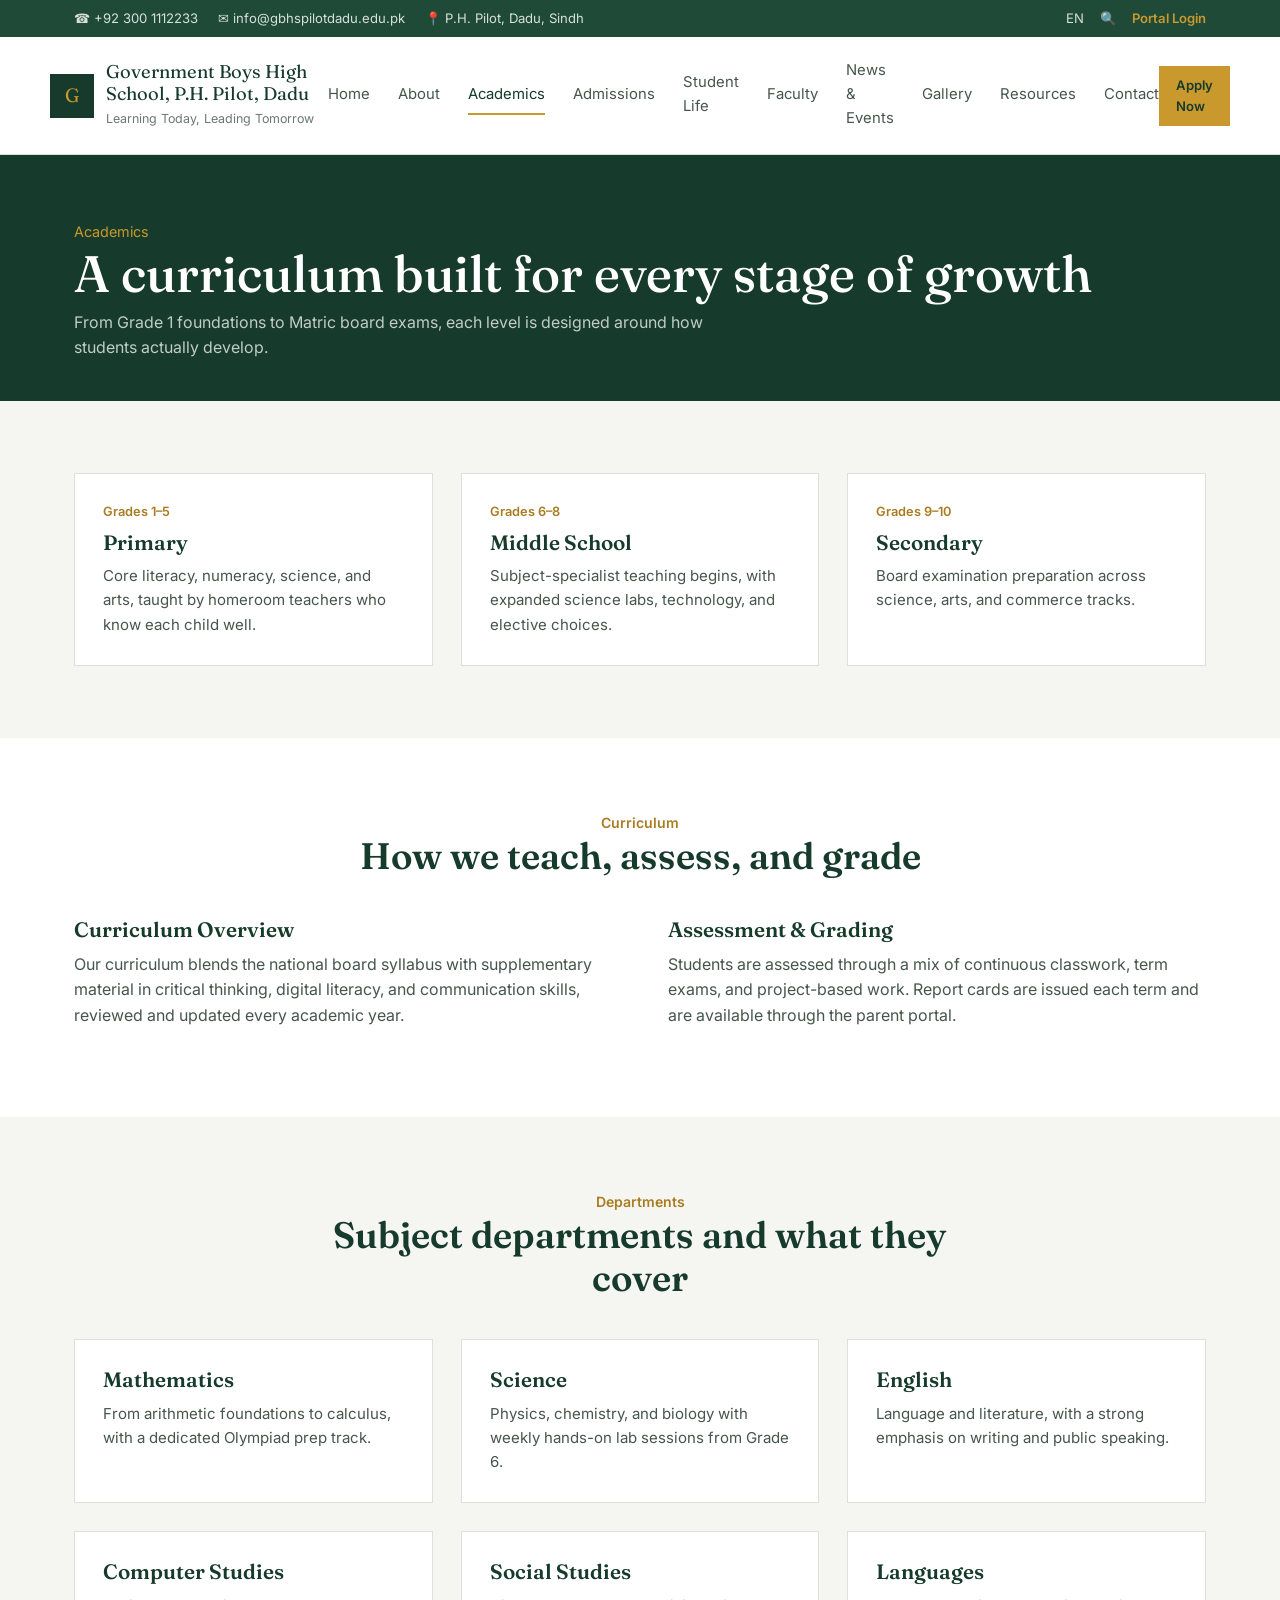
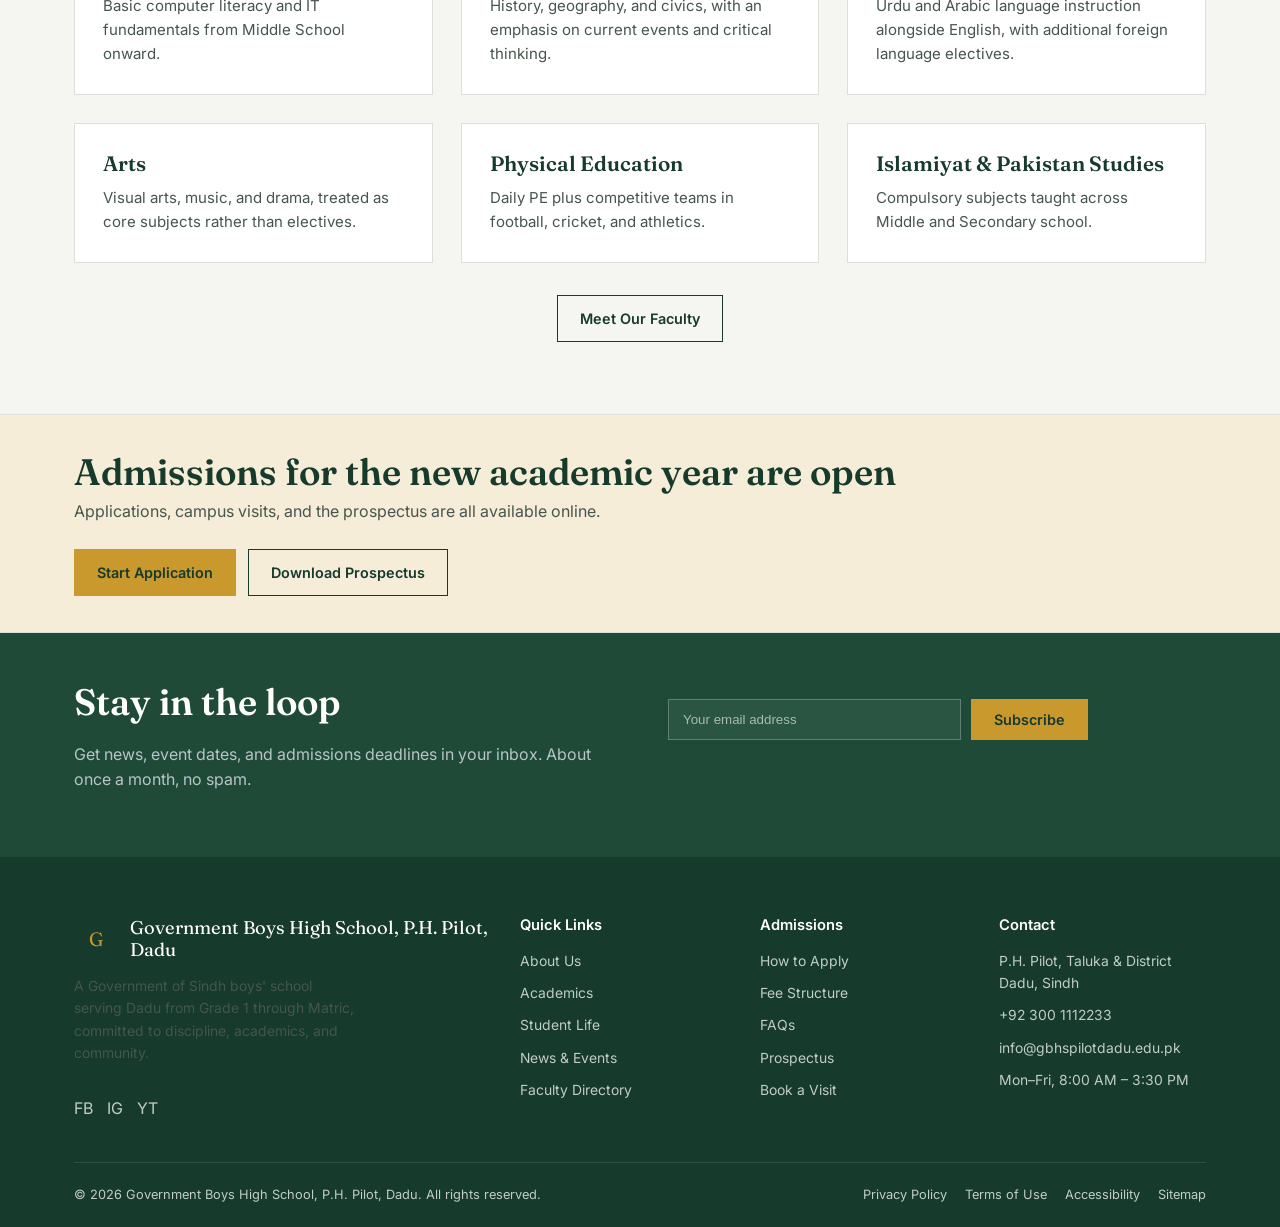
<file: academics.html>
<!DOCTYPE html>
<html lang="en">
<head>
<meta charset="UTF-8">
<meta name="viewport" content="width=device-width, initial-scale=1.0">
<title>Academics | Government Boys High School, P.H. Pilot, Dadu</title>
<meta name="description" content="Explore GBHS Pilot Dadu's academic programs from Grade 1 through Matric, plus curriculum, assessment, and department details.">
<link rel="preconnect" href="https://fonts.googleapis.com">
<link href="https://fonts.googleapis.com/css2?family=Fraunces:wght@400;500;600&family=Inter:wght@400;500;600;700&display=swap" rel="stylesheet">
<link rel="stylesheet" href="css/style.css">
</head>
<body>
<div class="topbar">
  <div class="container">
    <div class="topbar-info">
      <span>&#9742; +92 300 1112233</span>
      <span>&#9993; info@gbhspilotdadu.edu.pk</span>
      <span>&#128205; P.H. Pilot, Dadu, Sindh</span>
    </div>
    <div class="topbar-links">
      <a href="#">EN</a>
      <a href="#">&#128269;</a>
      <a href="https://school-portal-topaz.vercel.app/login" class="portal-link">Portal Login</a>
    </div>
  </div>
</div>
<header class="site-header">
  <div class="container nav-row">
    <a href="index.html" class="brand">
      <div class="brand-mark">G</div>
      <div class="brand-text">
        <span class="school-name">Government Boys High School, P.H. Pilot, Dadu</span>
        <span class="school-tagline">Learning Today, Leading Tomorrow</span>
      </div>
    </a>
    <nav class="main-nav">
        <a href="index.html">Home</a>
        <a href="about.html">About</a>
        <a href="academics.html" class="active">Academics</a>
        <a href="admissions.html">Admissions</a>
        <a href="student-life.html">Student Life</a>
        <a href="faculty.html">Faculty</a>
        <a href="news-events.html">News & Events</a>
        <a href="gallery.html">Gallery</a>
        <a href="resources.html">Resources</a>
        <a href="contact.html">Contact</a>
    </nav>
    <div class="header-cta">
      <a href="admissions.html" class="btn btn-primary btn-sm">Apply Now</a>
      <button class="menu-toggle" aria-label="Toggle menu" aria-expanded="false">
        <span></span><span></span><span></span>
      </button>
    </div>
  </div>
</header>

<div class="page-banner">
  <div class="container">
    <span class="kicker">Academics</span>
    <h1>A curriculum built for every stage of growth</h1>
    <p>From Grade 1 foundations to Matric board exams, each level is designed around how students actually develop.</p>
  </div>
</div>

<section>
  <div class="container">
    <div class="card-grid">
      <div class="card"><span class="card-eyebrow">Grades 1&ndash;5</span><h3>Primary</h3><p>Core literacy, numeracy, science, and arts, taught by homeroom teachers who know each child well.</p></div>
      <div class="card"><span class="card-eyebrow">Grades 6&ndash;8</span><h3>Middle School</h3><p>Subject-specialist teaching begins, with expanded science labs, technology, and elective choices.</p></div>
      <div class="card"><span class="card-eyebrow">Grades 9&ndash;10</span><h3>Secondary</h3><p>Board examination preparation across science, arts, and commerce tracks.</p></div>
    </div>
  </div>
</section>

<section class="alt-bg">
  <div class="container">
    <div class="section-head text-center">
      <span class="kicker">Curriculum</span>
      <h2>How we teach, assess, and grade</h2>
    </div>
    <div class="two-col">
      <div>
        <h3>Curriculum Overview</h3>
        <p>Our curriculum blends the national board syllabus with supplementary material in critical thinking, digital literacy, and communication skills, reviewed and updated every academic year.</p>
      </div>
      <div>
        <h3>Assessment &amp; Grading</h3>
        <p>Students are assessed through a mix of continuous classwork, term exams, and project-based work. Report cards are issued each term and are available through the parent portal.</p>
      </div>
    </div>
  </div>
</section>

<section>
  <div class="container">
    <div class="section-head text-center">
      <span class="kicker">Departments</span>
      <h2>Subject departments and what they cover</h2>
    </div>
    <div class="card-grid">
      <div class="card"><h3>Mathematics</h3><p>From arithmetic foundations to calculus, with a dedicated Olympiad prep track.</p></div>
      <div class="card"><h3>Science</h3><p>Physics, chemistry, and biology with weekly hands-on lab sessions from Grade 6.</p></div>
      <div class="card"><h3>English</h3><p>Language and literature, with a strong emphasis on writing and public speaking.</p></div>
      <div class="card"><h3>Computer Studies</h3><p>Basic computer literacy and IT fundamentals from Middle School onward.</p></div>
      <div class="card"><h3>Social Studies</h3><p>History, geography, and civics, with an emphasis on current events and critical thinking.</p></div>
      <div class="card"><h3>Languages</h3><p>Urdu and Arabic language instruction alongside English, with additional foreign language electives.</p></div>
      <div class="card"><h3>Arts</h3><p>Visual arts, music, and drama, treated as core subjects rather than electives.</p></div>
      <div class="card"><h3>Physical Education</h3><p>Daily PE plus competitive teams in football, cricket, and athletics.</p></div>
      <div class="card"><h3>Islamiyat &amp; Pakistan Studies</h3><p>Compulsory subjects taught across Middle and Secondary school.</p></div>
    </div>
    <div class="text-center mt-32"><a href="faculty.html" class="btn btn-outline">Meet Our Faculty</a></div>
  </div>
</section>

<div class="cta-band">
  <div class="container cta-band-inner" style="padding-top:36px;padding-bottom:36px;">
    <div>
      <h2 style="margin-bottom:6px;">Admissions for the new academic year are open</h2>
      <p style="margin:0;">Applications, campus visits, and the prospectus are all available online.</p>
    </div>
    <div style="display:flex;gap:12px;flex-wrap:wrap;">
      <a href="admissions.html" class="btn btn-primary">Start Application</a>
      <a href="resources.html" class="btn btn-outline">Download Prospectus</a>
    </div>
  </div>
</div>

<section class="newsletter tight">
  <div class="container">
    <div class="two-col" style="align-items:flex-start;">
      <div>
        <h2 style="color:#fff;">Stay in the loop</h2>
        <p style="color:#b9c4c9;">Get news, event dates, and admissions deadlines in your inbox. About once a month, no spam.</p>
      </div>
      <div>
        <form class="newsletter-form" data-demo-form>
          <input type="email" placeholder="Your email address" required aria-label="Email address">
          <button type="submit" class="btn btn-primary">Subscribe</button>
        </form>
        <p class="form-submit-note" style="color:#8fa0aa;font-size:0.8rem;margin-top:10px;"></p>
      </div>
    </div>
  </div>
</section>

<footer class="site-footer">
  <div class="container">
    <div class="footer-grid">
      <div>
        <div class="brand" style="margin-bottom:14px;">
          <div class="brand-mark">G</div>
          <div class="brand-text">
            <span class="school-name" style="color:#fff;">Government Boys High School, P.H. Pilot, Dadu</span>
          </div>
        </div>
        <p style="font-size:0.87rem;max-width:280px;">A Government of Sindh boys' school serving Dadu from Grade 1 through Matric, committed to discipline, academics, and community.</p>
        <div class="footer-social mt-32">
          <a href="#" aria-label="Facebook">FB</a>
          <a href="#" aria-label="Instagram">IG</a>
          <a href="#" aria-label="YouTube">YT</a>
        </div>
      </div>
      <div>
        <h4>Quick Links</h4>
        <ul>
          <li><a href="about.html">About Us</a></li>
          <li><a href="academics.html">Academics</a></li>
          <li><a href="student-life.html">Student Life</a></li>
          <li><a href="news-events.html">News & Events</a></li>
          <li><a href="faculty.html">Faculty Directory</a></li>
        </ul>
      </div>
      <div>
        <h4>Admissions</h4>
        <ul>
          <li><a href="admissions.html">How to Apply</a></li>
          <li><a href="admissions.html#fees">Fee Structure</a></li>
          <li><a href="admissions.html#faqs">FAQs</a></li>
          <li><a href="resources.html">Prospectus</a></li>
          <li><a href="contact.html">Book a Visit</a></li>
        </ul>
      </div>
      <div>
        <h4>Contact</h4>
        <ul>
          <li>P.H. Pilot, Taluka &amp; District Dadu, Sindh</li>
          <li>+92 300 1112233</li>
          <li>info@gbhspilotdadu.edu.pk</li>
          <li>Mon&ndash;Fri, 8:00 AM &ndash; 3:30 PM</li>
        </ul>
      </div>
    </div>
    <div class="footer-bottom">
      <span>&copy; 2026 Government Boys High School, P.H. Pilot, Dadu. All rights reserved.</span>
      <div style="display:flex;gap:18px;">
        <a href="#">Privacy Policy</a>
        <a href="#">Terms of Use</a>
        <a href="#">Accessibility</a>
        <a href="#">Sitemap</a>
      </div>
    </div>
  </div>
</footer>
<script src="js/main.js"></script>
</body>
</html>
</file>
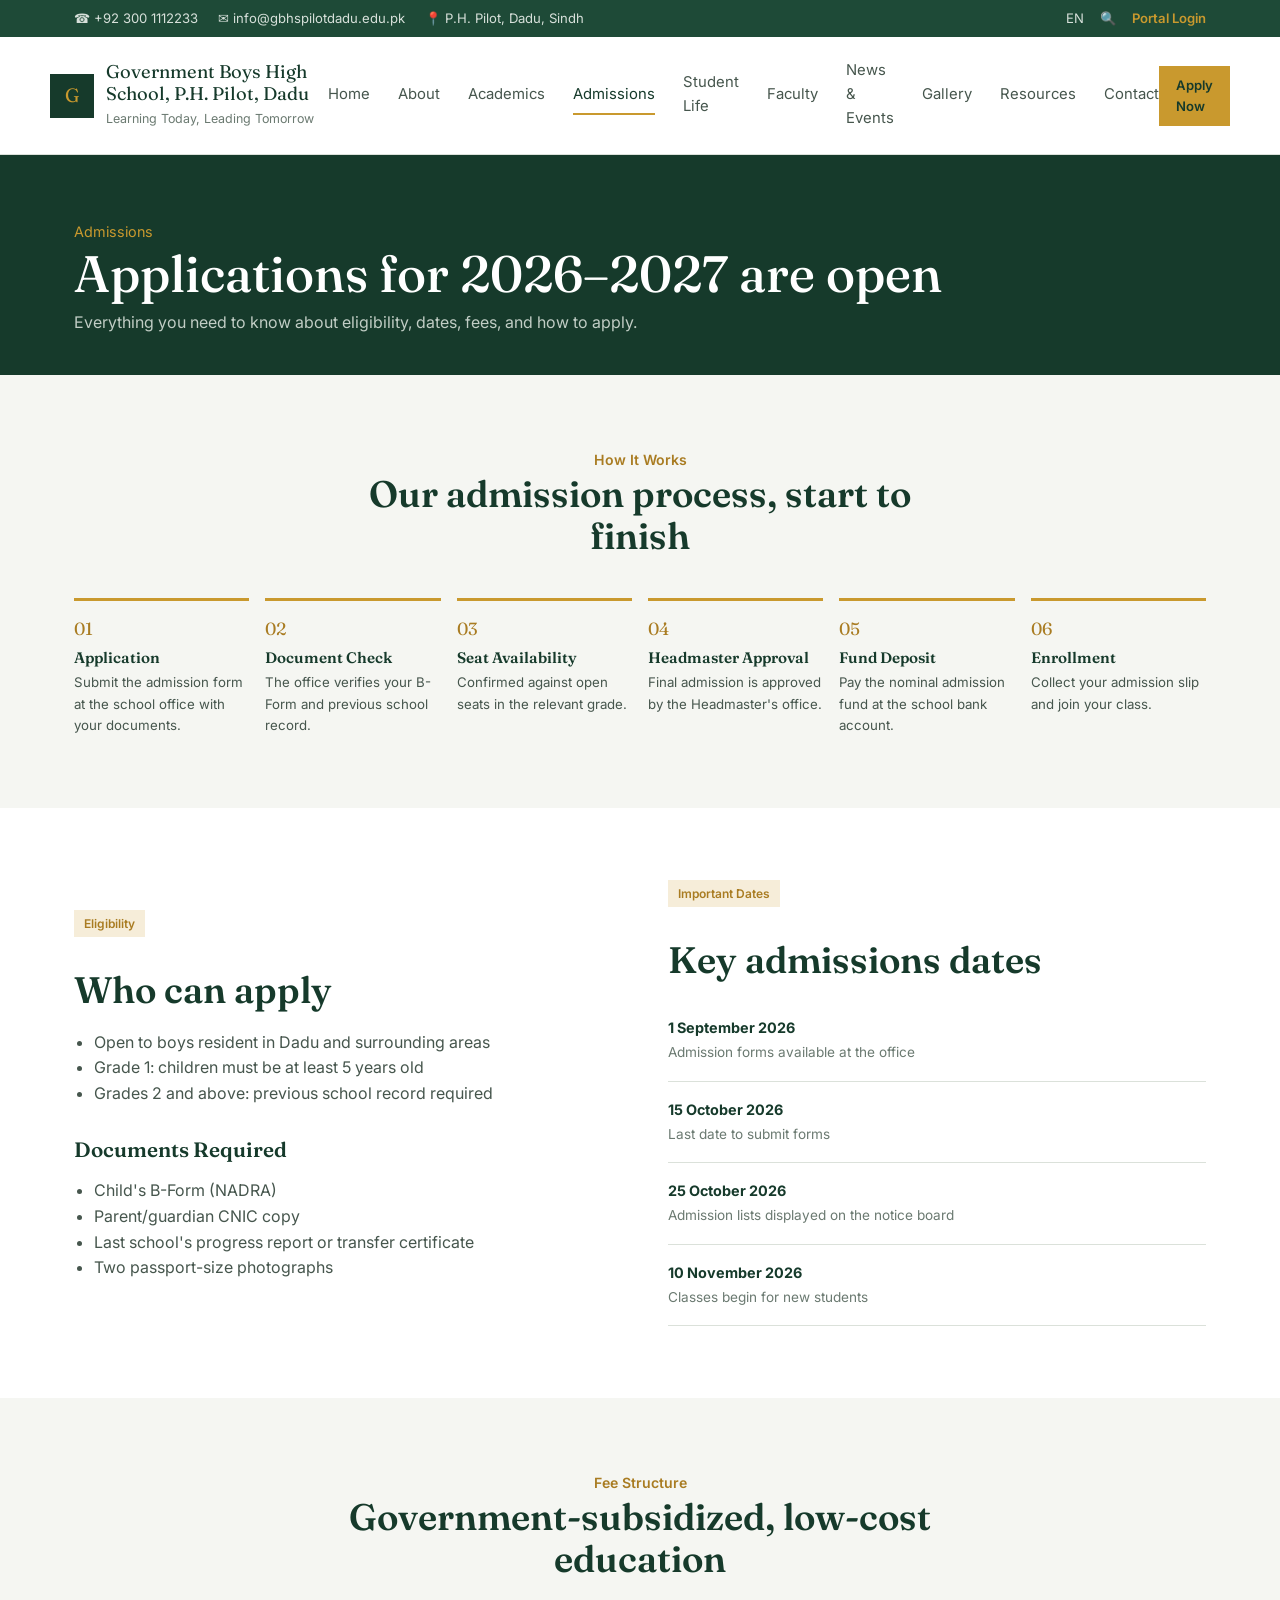
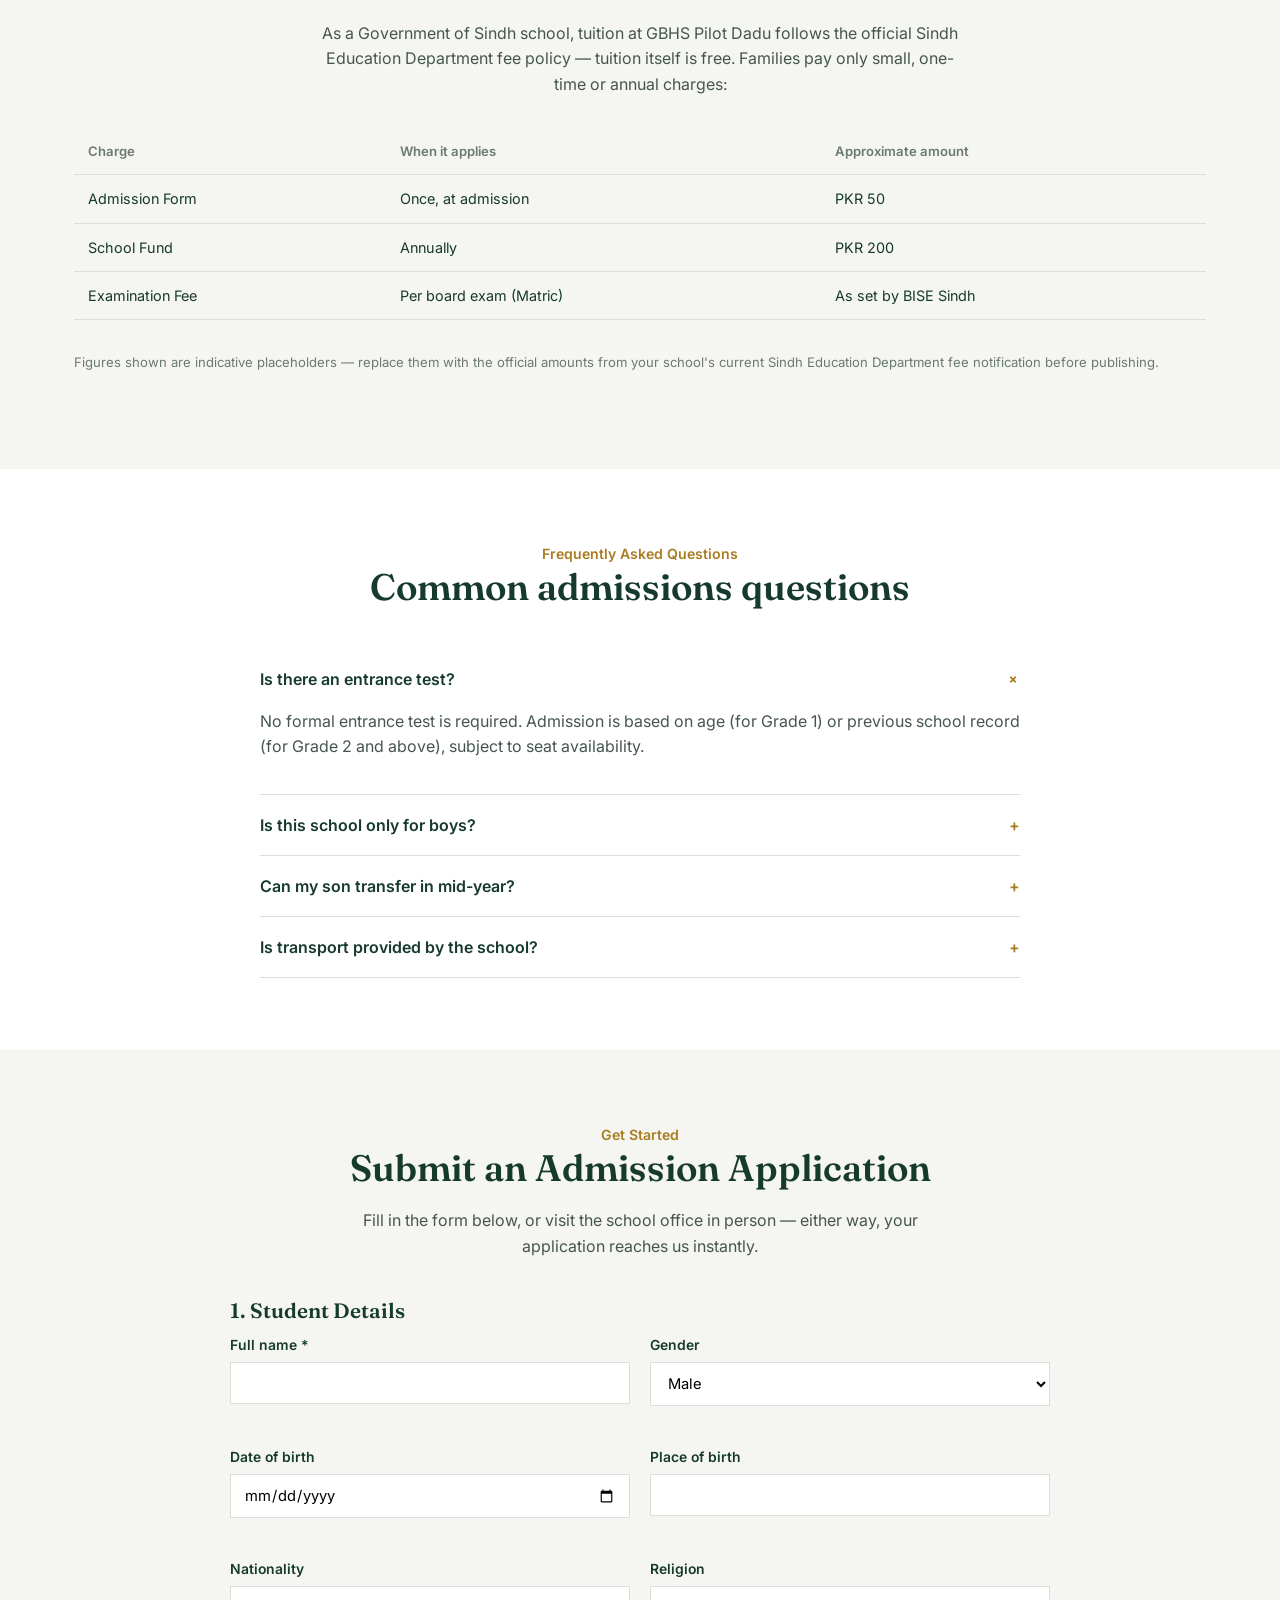
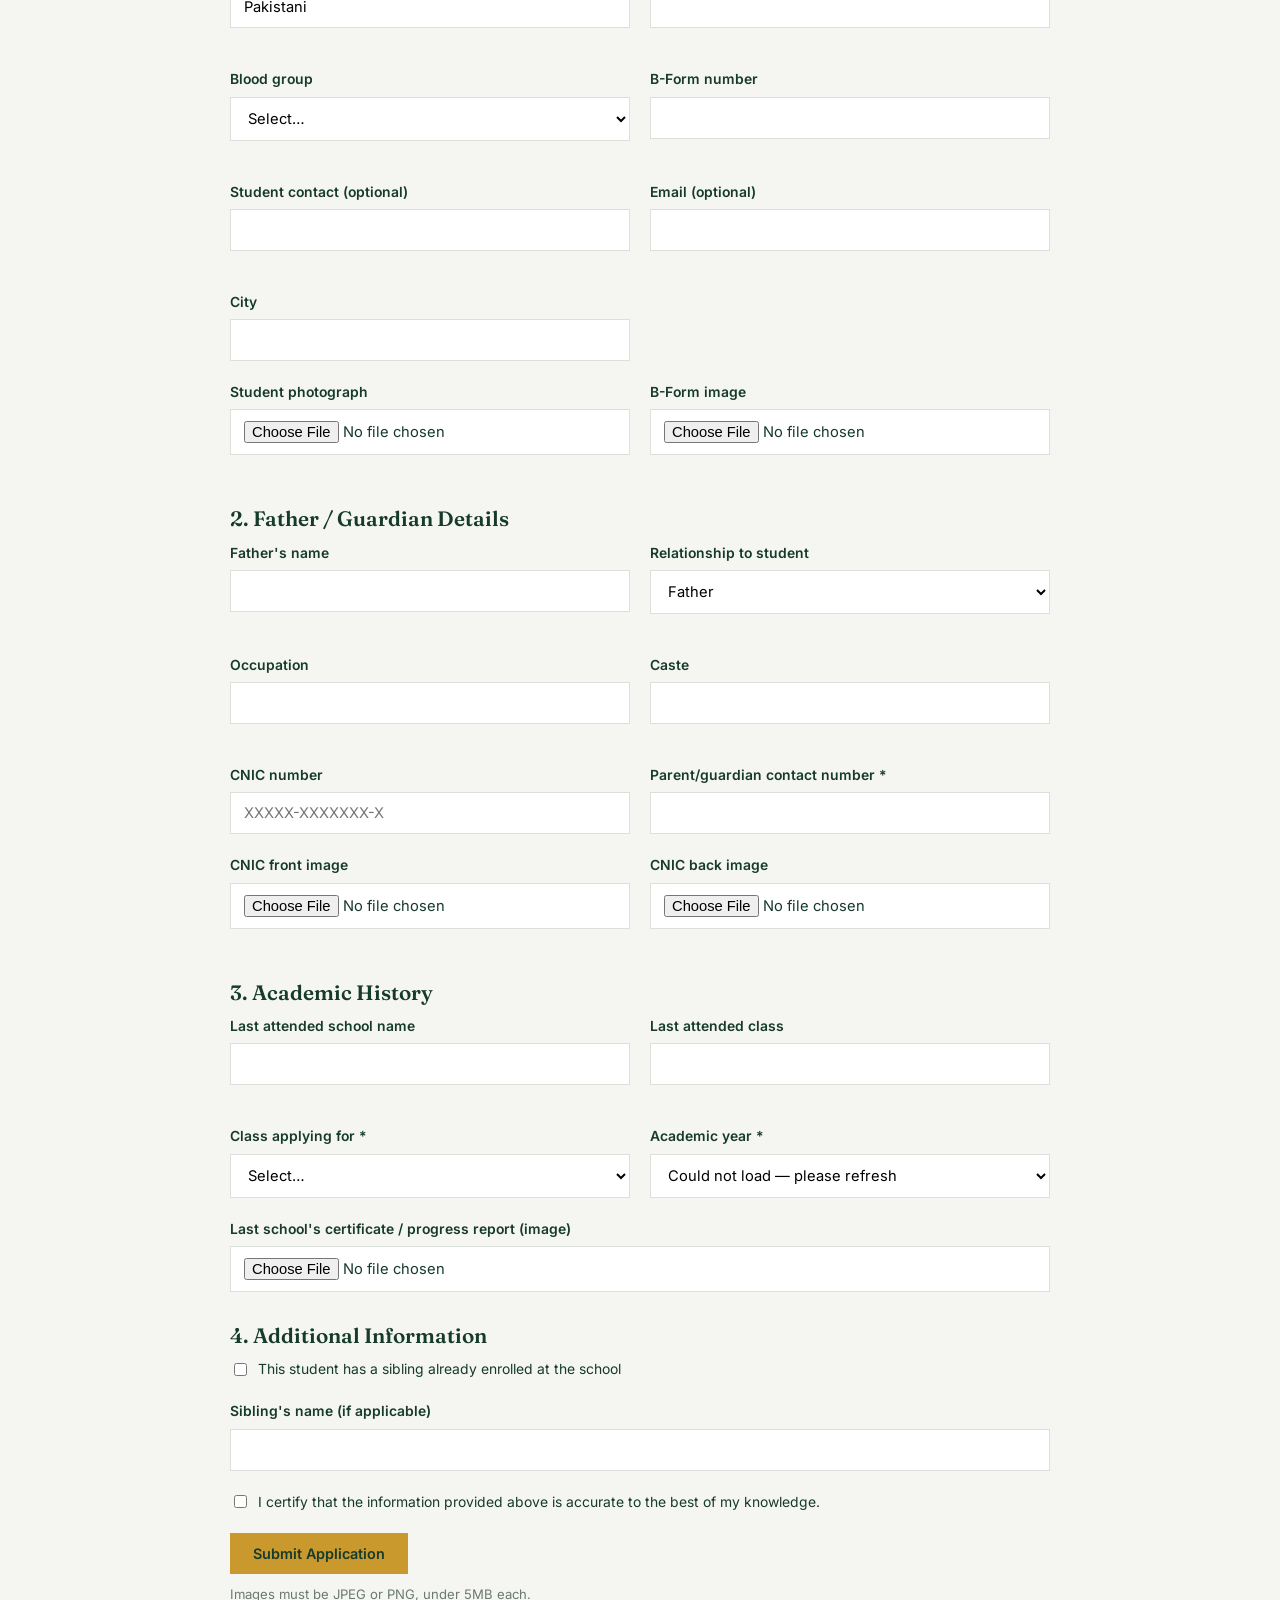
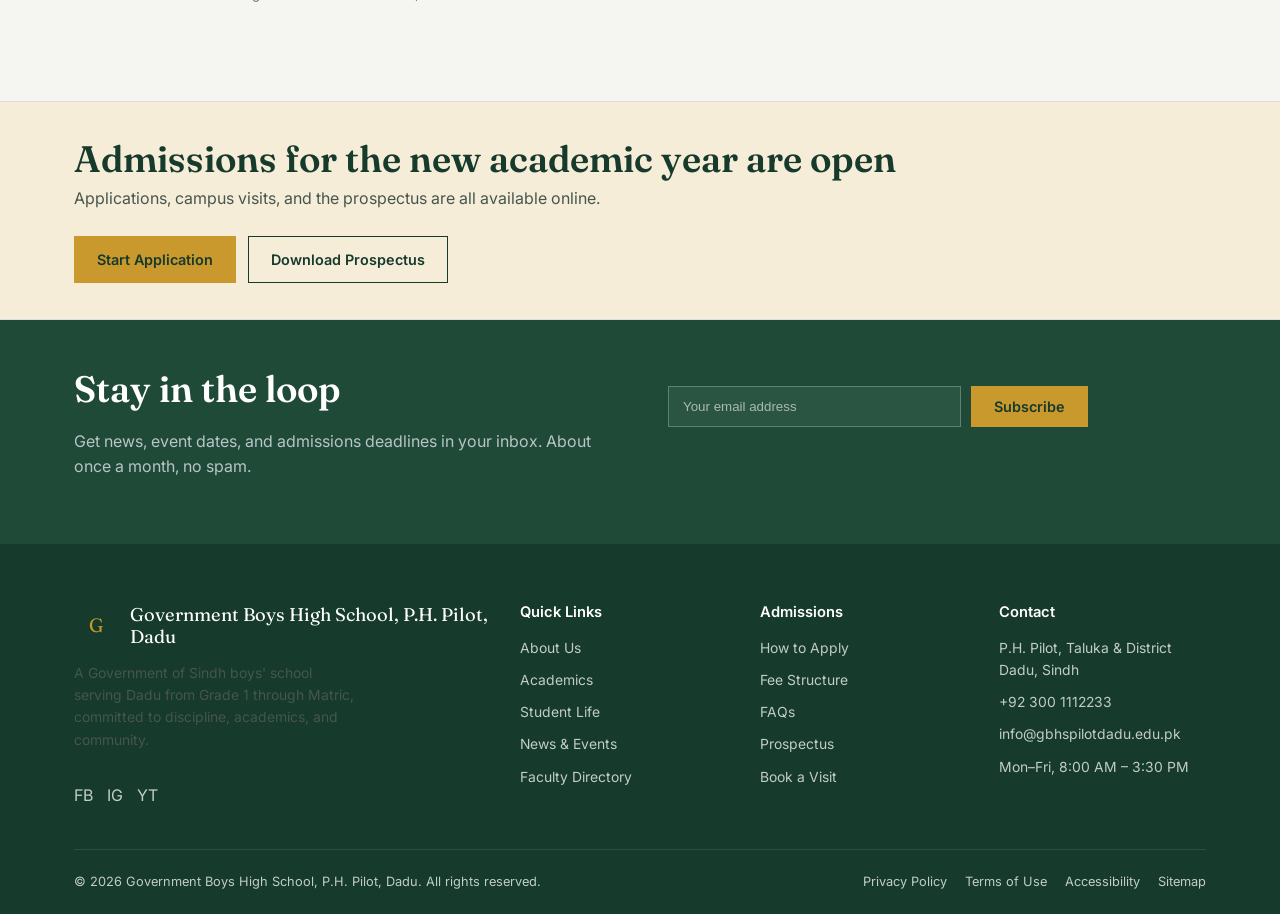
<file: admissions.html>
<!DOCTYPE html>
<html lang="en">
<head>
<meta charset="UTF-8">
<meta name="viewport" content="width=device-width, initial-scale=1.0">
<title>Admissions | Government Boys High School, P.H. Pilot, Dadu</title>
<meta name="description" content="Admissions process, eligibility, key dates, fee structure, and FAQs for Government Boys High School, P.H. Pilot, Dadu.">
<link rel="preconnect" href="https://fonts.googleapis.com">
<link href="https://fonts.googleapis.com/css2?family=Fraunces:wght@400;500;600&family=Inter:wght@400;500;600;700&display=swap" rel="stylesheet">
<link rel="stylesheet" href="css/style.css">
</head>
<body>
<div class="topbar">
  <div class="container">
    <div class="topbar-info">
      <span>&#9742; +92 300 1112233</span>
      <span>&#9993; info@gbhspilotdadu.edu.pk</span>
      <span>&#128205; P.H. Pilot, Dadu, Sindh</span>
    </div>
    <div class="topbar-links">
      <a href="#">EN</a>
      <a href="#">&#128269;</a>
      <a href="https://school-portal-topaz.vercel.app/login" class="portal-link">Portal Login</a>
    </div>
  </div>
</div>
<header class="site-header">
  <div class="container nav-row">
    <a href="index.html" class="brand">
      <div class="brand-mark">G</div>
      <div class="brand-text">
        <span class="school-name">Government Boys High School, P.H. Pilot, Dadu</span>
        <span class="school-tagline">Learning Today, Leading Tomorrow</span>
      </div>
    </a>
    <nav class="main-nav">
        <a href="index.html">Home</a>
        <a href="about.html">About</a>
        <a href="academics.html">Academics</a>
        <a href="admissions.html" class="active">Admissions</a>
        <a href="student-life.html">Student Life</a>
        <a href="faculty.html">Faculty</a>
        <a href="news-events.html">News & Events</a>
        <a href="gallery.html">Gallery</a>
        <a href="resources.html">Resources</a>
        <a href="contact.html">Contact</a>
    </nav>
    <div class="header-cta">
      <a href="admissions.html" class="btn btn-primary btn-sm">Apply Now</a>
      <button class="menu-toggle" aria-label="Toggle menu" aria-expanded="false">
        <span></span><span></span><span></span>
      </button>
    </div>
  </div>
</header>

<div class="page-banner">
  <div class="container">
    <span class="kicker">Admissions</span>
    <h1>Applications for 2026&ndash;2027 are open</h1>
    <p>Everything you need to know about eligibility, dates, fees, and how to apply.</p>
  </div>
</div>

<section>
  <div class="container">
    <div class="section-head text-center">
      <span class="kicker">How It Works</span>
      <h2>Our admission process, start to finish</h2>
    </div>
    <div class="steps">
      <div class="step"><span class="step-num">01</span><h3>Application</h3><p>Submit the admission form at the school office with your documents.</p></div>
      <div class="step"><span class="step-num">02</span><h3>Document Check</h3><p>The office verifies your B-Form and previous school record.</p></div>
      <div class="step"><span class="step-num">03</span><h3>Seat Availability</h3><p>Confirmed against open seats in the relevant grade.</p></div>
      <div class="step"><span class="step-num">04</span><h3>Headmaster Approval</h3><p>Final admission is approved by the Headmaster's office.</p></div>
      <div class="step"><span class="step-num">05</span><h3>Fund Deposit</h3><p>Pay the nominal admission fund at the school bank account.</p></div>
      <div class="step"><span class="step-num">06</span><h3>Enrollment</h3><p>Collect your admission slip and join your class.</p></div>
    </div>
  </div>
</section>

<section class="alt-bg">
  <div class="container two-col">
    <div>
      <span class="badge">Eligibility</span>
      <h2 class="mt-32">Who can apply</h2>
      <ul style="color:var(--slate);padding-left:20px;">
        <li>Open to boys resident in Dadu and surrounding areas</li>
        <li>Grade 1: children must be at least 5 years old</li>
        <li>Grades 2 and above: previous school record required</li>
      </ul>
      <h3 class="mt-32">Documents Required</h3>
      <ul style="color:var(--slate);padding-left:20px;">
        <li>Child's B-Form (NADRA)</li>
        <li>Parent/guardian CNIC copy</li>
        <li>Last school's progress report or transfer certificate</li>
        <li>Two passport-size photographs</li>
      </ul>
    </div>
    <div>
      <span class="badge">Important Dates</span>
      <h2 class="mt-32">Key admissions dates</h2>
      <ul class="contact-info-list">
        <li><div><strong>1 September 2026</strong><span>Admission forms available at the office</span></div></li>
        <li><div><strong>15 October 2026</strong><span>Last date to submit forms</span></div></li>
        <li><div><strong>25 October 2026</strong><span>Admission lists displayed on the notice board</span></div></li>
        <li><div><strong>10 November 2026</strong><span>Classes begin for new students</span></div></li>
      </ul>
    </div>
  </div>
</section>

<section id="fees">
  <div class="container">
    <div class="section-head text-center">
      <span class="kicker">Fee Structure</span>
      <h2>Government-subsidized, low-cost education</h2>
    </div>
    <p class="text-center" style="max-width:640px;">As a Government of Sindh school, tuition at GBHS Pilot Dadu follows the official Sindh Education Department fee policy &mdash; tuition itself is free. Families pay only small, one-time or annual charges:</p>
    <table class="fee-table mt-32">
      <thead>
        <tr><th>Charge</th><th>When it applies</th><th>Approximate amount</th></tr>
      </thead>
      <tbody>
        <tr><td>Admission Form</td><td>Once, at admission</td><td>PKR 50</td></tr>
        <tr><td>School Fund</td><td>Annually</td><td>PKR 200</td></tr>
        <tr><td>Examination Fee</td><td>Per board exam (Matric)</td><td>As set by BISE Sindh</td></tr>
      </tbody>
    </table>
    <p class="form-note mt-32">Figures shown are indicative placeholders &mdash; replace them with the official amounts from your school's current Sindh Education Department fee notification before publishing.</p>
  </div>
</section>

<section class="alt-bg" id="faqs">
  <div class="container">
    <div class="section-head text-center">
      <span class="kicker">Frequently Asked Questions</span>
      <h2>Common admissions questions</h2>
    </div>
    <div style="max-width:760px;margin:0 auto;">
      <div class="accordion-item open">
        <button class="accordion-trigger" aria-expanded="true">Is there an entrance test?<span class="accordion-icon">+</span></button>
        <div class="accordion-panel"><p>No formal entrance test is required. Admission is based on age (for Grade 1) or previous school record (for Grade 2 and above), subject to seat availability.</p></div>
      </div>
      <div class="accordion-item">
        <button class="accordion-trigger" aria-expanded="false">Is this school only for boys?<span class="accordion-icon">+</span></button>
        <div class="accordion-panel"><p>Yes, GBHS Pilot Dadu is a government boys' school, admitting male students from Grade 1 through Matric.</p></div>
      </div>
      <div class="accordion-item">
        <button class="accordion-trigger" aria-expanded="false">Can my son transfer in mid-year?<span class="accordion-icon">+</span></button>
        <div class="accordion-panel"><p>Mid-year transfers are considered on a case-by-case basis, subject to seat availability in the relevant grade and a valid transfer certificate.</p></div>
      </div>
      <div class="accordion-item">
        <button class="accordion-trigger" aria-expanded="false">Is transport provided by the school?<span class="accordion-icon">+</span></button>
        <div class="accordion-panel"><p>The school itself does not operate buses. Many families arrange local transport privately &mdash; ask the office for a list of known providers.</p></div>
      </div>
    </div>
  </div>
</section>

<section>
  <div class="container">
    <div class="section-head text-center">
      <span class="kicker">Get Started</span>
      <h2>Submit an Admission Application</h2>
      <p class="text-center">Fill in the form below, or visit the school office in person &mdash; either way, your application reaches us instantly.</p>
    </div>
    <form id="admission-form" class="mt-32" style="max-width:820px;margin:0 auto;" enctype="multipart/form-data">

      <h3>1. Student Details</h3>
      <div class="form-grid">
        <div class="form-field"><label for="student_full_name">Full name *</label><input id="student_full_name" name="student_full_name" required></div>
        <div class="form-field"><label for="gender">Gender</label>
          <select id="gender" name="gender"><option>Male</option><option>Female</option></select>
        </div>
        <div class="form-field"><label for="date_of_birth">Date of birth</label><input id="date_of_birth" name="date_of_birth" type="date"></div>
        <div class="form-field"><label for="place_of_birth">Place of birth</label><input id="place_of_birth" name="place_of_birth"></div>
        <div class="form-field"><label for="nationality">Nationality</label><input id="nationality" name="nationality" value="Pakistani"></div>
        <div class="form-field"><label for="religion">Religion</label><input id="religion" name="religion"></div>
        <div class="form-field"><label for="blood_group">Blood group</label>
          <select id="blood_group" name="blood_group">
            <option value="">Select&hellip;</option>
            <option>A+</option><option>A-</option><option>B+</option><option>B-</option>
            <option>AB+</option><option>AB-</option><option>O+</option><option>O-</option><option>Unknown</option>
          </select>
        </div>
        <div class="form-field"><label for="bform_number">B-Form number</label><input id="bform_number" name="bform_number"></div>
        <div class="form-field"><label for="student_contact">Student contact (optional)</label><input id="student_contact" name="student_contact" type="tel"></div>
        <div class="form-field"><label for="student_email">Email (optional)</label><input id="student_email" name="student_email" type="email"></div>
        <div class="form-field"><label for="city">City</label><input id="city" name="city"></div>
      </div>
      <div class="form-grid">
        <div class="form-field"><label for="student_photo">Student photograph</label><input id="student_photo" name="student_photo" type="file" accept="image/jpeg,image/png"></div>
        <div class="form-field"><label for="bform_image">B-Form image</label><input id="bform_image" name="bform_image" type="file" accept="image/jpeg,image/png"></div>
      </div>

      <h3 class="mt-32">2. Father / Guardian Details</h3>
      <div class="form-grid">
        <div class="form-field"><label for="father_name">Father's name</label><input id="father_name" name="father_name"></div>
        <div class="form-field"><label for="guardian_relationship">Relationship to student</label>
          <select id="guardian_relationship" name="guardian_relationship">
            <option>Father</option><option>Mother</option><option>Grandfather</option><option>Uncle</option><option>Guardian</option><option>Other</option>
          </select>
        </div>
        <div class="form-field"><label for="father_occupation">Occupation</label><input id="father_occupation" name="father_occupation"></div>
        <div class="form-field"><label for="caste">Caste</label><input id="caste" name="caste"></div>
        <div class="form-field"><label for="father_cnic">CNIC number</label><input id="father_cnic" name="father_cnic" placeholder="XXXXX-XXXXXXX-X"></div>
        <div class="form-field"><label for="parent_contact">Parent/guardian contact number *</label><input id="parent_contact" name="parent_contact" type="tel" required></div>
      </div>
      <div class="form-grid">
        <div class="form-field"><label for="father_cnic_front">CNIC front image</label><input id="father_cnic_front" name="father_cnic_front" type="file" accept="image/jpeg,image/png"></div>
        <div class="form-field"><label for="father_cnic_back">CNIC back image</label><input id="father_cnic_back" name="father_cnic_back" type="file" accept="image/jpeg,image/png"></div>
      </div>

      <h3 class="mt-32">3. Academic History</h3>
      <div class="form-grid">
        <div class="form-field"><label for="last_school_name">Last attended school name</label><input id="last_school_name" name="last_school_name"></div>
        <div class="form-field"><label for="last_school_class">Last attended class</label><input id="last_school_class" name="last_school_class"></div>
        <div class="form-field"><label for="class_applying_for">Class applying for *</label>
          <select id="class_applying_for" name="class_applying_for" required>
            <option value="">Select&hellip;</option>
            <option>Grade 1</option><option>Grade 2</option><option>Grade 3</option><option>Grade 4</option><option>Grade 5</option><option>Grade 6</option><option>Grade 7</option><option>Grade 8</option><option>Grade 9</option><option>Grade 10</option><option>Grade 11</option><option>Grade 12</option>
          </select>
        </div>
        <div class="form-field"><label for="academic_year_id">Academic year *</label>
          <select id="academic_year_id" name="academic_year_id" required>
            <option value="">Loading&hellip;</option>
          </select>
        </div>
      </div>
      <div class="form-field"><label for="last_school_certificate">Last school's certificate / progress report (image)</label><input id="last_school_certificate" name="last_school_certificate" type="file" accept="image/jpeg,image/png"></div>

      <h3 class="mt-32">4. Additional Information</h3>
      <div class="form-field"><label style="display:flex;align-items:center;gap:8px;font-weight:400;"><input type="checkbox" id="sibling_enrolled" name="sibling_enrolled" style="width:auto;"> This student has a sibling already enrolled at the school</label></div>
      <div class="form-field"><label for="sibling_name">Sibling's name (if applicable)</label><input id="sibling_name" name="sibling_name"></div>
      <div class="form-field"><label style="display:flex;align-items:center;gap:8px;font-weight:400;"><input type="checkbox" id="declaration_accepted" name="declaration_accepted" style="width:auto;" required> I certify that the information provided above is accurate to the best of my knowledge.</label></div>

      <input type="text" id="hp-field" name="honeypot" style="position:absolute;left:-9999px;" tabindex="-1" autocomplete="off">
      <button type="submit" class="btn btn-primary" id="admission-submit-btn">Submit Application</button>
      <p class="form-submit-note"></p>
      <p class="form-note">Images must be JPEG or PNG, under 5MB each.</p>
    </form>

    <div id="admission-confirmation" style="display:none;max-width:600px;margin:0 auto;border:1px solid var(--border);padding:32px;">
      <button class="btn btn-primary no-print" style="margin-bottom:20px;" onclick="window.print()">Print / Save as PDF</button>
      <div style="border-bottom:2px solid var(--ink);padding-bottom:12px;margin-bottom:16px;">
        <h2 style="margin:0;">Government Boys High School, P.H. Pilot, Dadu</h2>
        <p style="margin:4px 0 0;color:var(--muted);">Application Confirmation</p>
      </div>
      <table class="fee-table">
        <tbody>
          <tr><th>Reference ID</th><td id="conf-ref-id" style="font-weight:700;"></td></tr>
          <tr><th>Student Name</th><td id="conf-student-name"></td></tr>
          <tr><th>Class Applying For</th><td id="conf-class"></td></tr>
          <tr><th>Academic Year</th><td id="conf-academic-year"></td></tr>
          <tr><th>Date Submitted</th><td id="conf-date"></td></tr>
        </tbody>
      </table>
      <p class="form-note mt-32">Keep this reference ID for any future inquiries about this application. The admissions office will contact you soon.</p>
      <a href="admissions.html" class="btn btn-outline no-print mt-32">Submit Another Application</a>
    </div>
  </div>
</section>

<script>
(async function loadAcademicYears() {
  var select = document.getElementById("academic_year_id");
  try {
    var res = await fetch("https://school-portal-topaz.vercel.app/api/academic-years/list");
    var result = await res.json();
    var years = result.academic_years || [];
    if (years.length === 0) {
      select.innerHTML = '<option value="">Not available &mdash; please call the office</option>';
      return;
    }
    select.innerHTML = '<option value="">Select&hellip;</option>' + years.map(function (y) {
      return '<option value="' + y.id + '"' + (y.is_current ? ' selected' : '') + '>' + y.label + (y.is_current ? ' (Current)' : '') + '</option>';
    }).join('');
  } catch (err) {
    select.innerHTML = '<option value="">Could not load &mdash; please refresh</option>';
  }
})();

document.getElementById("admission-form").addEventListener("submit", async function (e) {
  e.preventDefault();
  var note = document.querySelector("#admission-form .form-submit-note");
  var btn = document.getElementById("admission-submit-btn");
  btn.disabled = true;
  btn.textContent = "Submitting…";

  var form = document.getElementById("admission-form");
  var formData = new FormData(form);
  formData.set("sibling_enrolled", document.getElementById("sibling_enrolled").checked ? "yes" : "no");
  formData.set("declaration_accepted", document.getElementById("declaration_accepted").checked ? "yes" : "no");

  var studentName = document.getElementById("student_full_name").value;
  var classApplying = document.getElementById("class_applying_for").value;
  var academicYearText = document.getElementById("academic_year_id").selectedOptions[0].textContent;

  try {
    var res = await fetch("https://school-portal-topaz.vercel.app/api/admissions/submit-application", {
      method: "POST",
      body: formData,
    });
    var result = await res.json();
    if (res.ok) {
      document.getElementById("conf-ref-id").textContent = result.reference_id;
      document.getElementById("conf-student-name").textContent = studentName;
      document.getElementById("conf-class").textContent = classApplying;
      document.getElementById("conf-academic-year").textContent = academicYearText;
      document.getElementById("conf-date").textContent = new Date().toLocaleDateString();
      form.style.display = "none";
      document.getElementById("admission-confirmation").style.display = "block";
    } else {
      note.textContent = result.error || "Something went wrong. Please try again or visit the office directly.";
      note.style.color = "#a13636";
    }
  } catch (err) {
    note.textContent = "Couldn't reach the server. Please check your connection and try again.";
    note.style.color = "#a13636";
  }
  btn.disabled = false;
  btn.textContent = "Submit Application";
});
</script>

<div class="cta-band">
  <div class="container cta-band-inner" style="padding-top:36px;padding-bottom:36px;">
    <div>
      <h2 style="margin-bottom:6px;">Admissions for the new academic year are open</h2>
      <p style="margin:0;">Applications, campus visits, and the prospectus are all available online.</p>
    </div>
    <div style="display:flex;gap:12px;flex-wrap:wrap;">
      <a href="admissions.html" class="btn btn-primary">Start Application</a>
      <a href="resources.html" class="btn btn-outline">Download Prospectus</a>
    </div>
  </div>
</div>

<section class="newsletter tight">
  <div class="container">
    <div class="two-col" style="align-items:flex-start;">
      <div>
        <h2 style="color:#fff;">Stay in the loop</h2>
        <p style="color:#b9c4c9;">Get news, event dates, and admissions deadlines in your inbox. About once a month, no spam.</p>
      </div>
      <div>
        <form class="newsletter-form" data-demo-form>
          <input type="email" placeholder="Your email address" required aria-label="Email address">
          <button type="submit" class="btn btn-primary">Subscribe</button>
        </form>
        <p class="form-submit-note" style="color:#8fa0aa;font-size:0.8rem;margin-top:10px;"></p>
      </div>
    </div>
  </div>
</section>

<footer class="site-footer">
  <div class="container">
    <div class="footer-grid">
      <div>
        <div class="brand" style="margin-bottom:14px;">
          <div class="brand-mark">G</div>
          <div class="brand-text">
            <span class="school-name" style="color:#fff;">Government Boys High School, P.H. Pilot, Dadu</span>
          </div>
        </div>
        <p style="font-size:0.87rem;max-width:280px;">A Government of Sindh boys' school serving Dadu from Grade 1 through Matric, committed to discipline, academics, and community.</p>
        <div class="footer-social mt-32">
          <a href="#" aria-label="Facebook">FB</a>
          <a href="#" aria-label="Instagram">IG</a>
          <a href="#" aria-label="YouTube">YT</a>
        </div>
      </div>
      <div>
        <h4>Quick Links</h4>
        <ul>
          <li><a href="about.html">About Us</a></li>
          <li><a href="academics.html">Academics</a></li>
          <li><a href="student-life.html">Student Life</a></li>
          <li><a href="news-events.html">News & Events</a></li>
          <li><a href="faculty.html">Faculty Directory</a></li>
        </ul>
      </div>
      <div>
        <h4>Admissions</h4>
        <ul>
          <li><a href="admissions.html">How to Apply</a></li>
          <li><a href="admissions.html#fees">Fee Structure</a></li>
          <li><a href="admissions.html#faqs">FAQs</a></li>
          <li><a href="resources.html">Prospectus</a></li>
          <li><a href="contact.html">Book a Visit</a></li>
        </ul>
      </div>
      <div>
        <h4>Contact</h4>
        <ul>
          <li>P.H. Pilot, Taluka &amp; District Dadu, Sindh</li>
          <li>+92 300 1112233</li>
          <li>info@gbhspilotdadu.edu.pk</li>
          <li>Mon&ndash;Fri, 8:00 AM &ndash; 3:30 PM</li>
        </ul>
      </div>
    </div>
    <div class="footer-bottom">
      <span>&copy; 2026 Government Boys High School, P.H. Pilot, Dadu. All rights reserved.</span>
      <div style="display:flex;gap:18px;">
        <a href="#">Privacy Policy</a>
        <a href="#">Terms of Use</a>
        <a href="#">Accessibility</a>
        <a href="#">Sitemap</a>
      </div>
    </div>
  </div>
</footer>
<script src="js/main.js"></script>
</body>
</html>
</file>
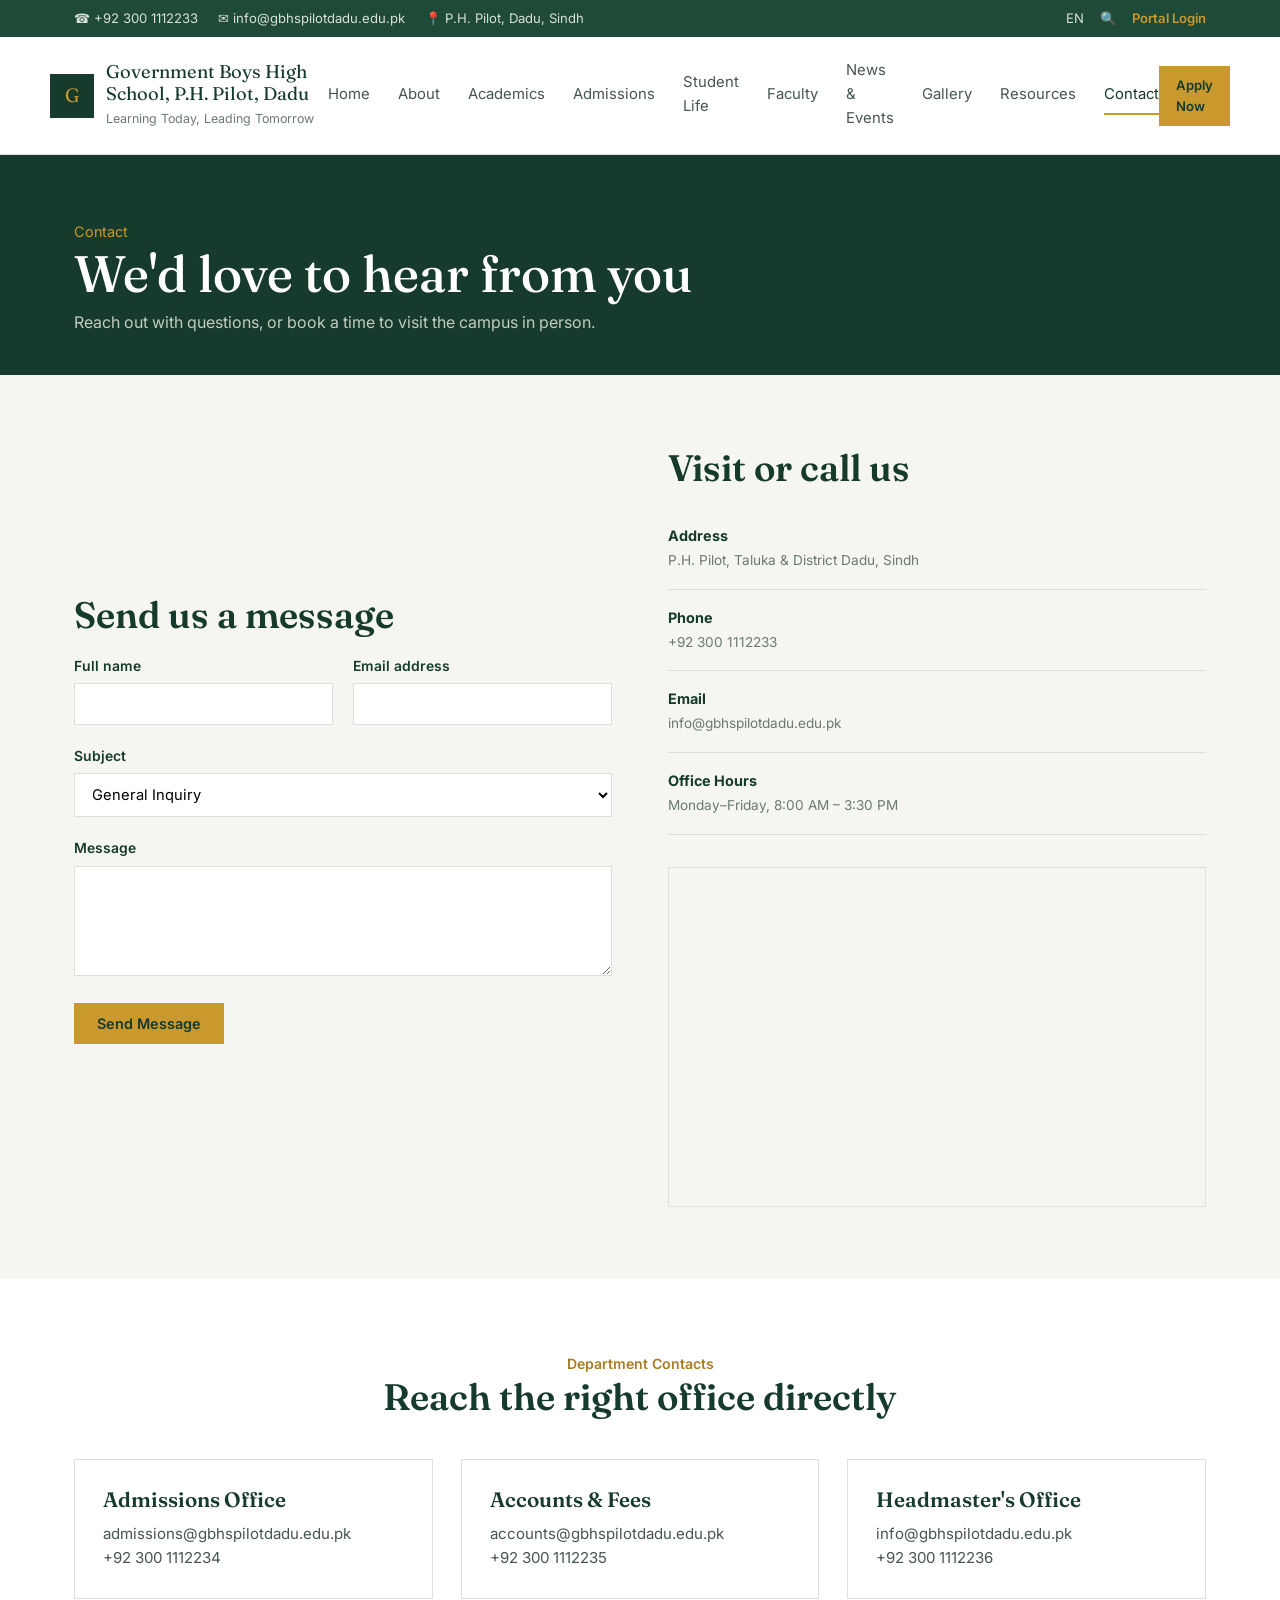
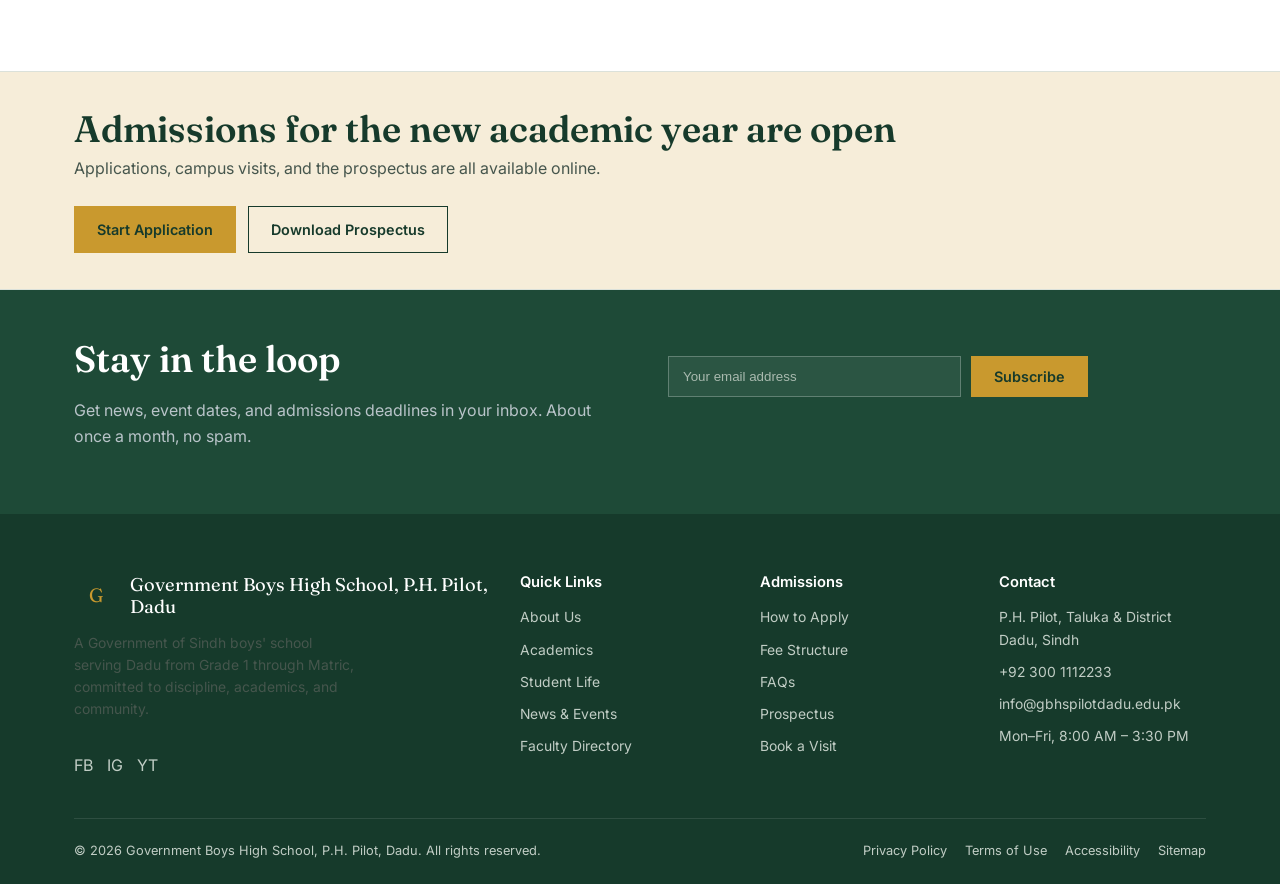
<file: contact.html>
<!DOCTYPE html>
<html lang="en">
<head>
<meta charset="UTF-8">
<meta name="viewport" content="width=device-width, initial-scale=1.0">
<title>Contact | Government Boys High School, P.H. Pilot, Dadu</title>
<meta name="description" content="Contact Government Boys High School, P.H. Pilot, Dadu — address, phone, office hours, department contacts, and a message form.">
<link rel="preconnect" href="https://fonts.googleapis.com">
<link href="https://fonts.googleapis.com/css2?family=Fraunces:wght@400;500;600&family=Inter:wght@400;500;600;700&display=swap" rel="stylesheet">
<link rel="stylesheet" href="css/style.css">
</head>
<body>
<div class="topbar">
  <div class="container">
    <div class="topbar-info">
      <span>&#9742; +92 300 1112233</span>
      <span>&#9993; info@gbhspilotdadu.edu.pk</span>
      <span>&#128205; P.H. Pilot, Dadu, Sindh</span>
    </div>
    <div class="topbar-links">
      <a href="#">EN</a>
      <a href="#">&#128269;</a>
      <a href="https://school-portal-topaz.vercel.app/login" class="portal-link">Portal Login</a>
    </div>
  </div>
</div>
<header class="site-header">
  <div class="container nav-row">
    <a href="index.html" class="brand">
      <div class="brand-mark">G</div>
      <div class="brand-text">
        <span class="school-name">Government Boys High School, P.H. Pilot, Dadu</span>
        <span class="school-tagline">Learning Today, Leading Tomorrow</span>
      </div>
    </a>
    <nav class="main-nav">
        <a href="index.html">Home</a>
        <a href="about.html">About</a>
        <a href="academics.html">Academics</a>
        <a href="admissions.html">Admissions</a>
        <a href="student-life.html">Student Life</a>
        <a href="faculty.html">Faculty</a>
        <a href="news-events.html">News & Events</a>
        <a href="gallery.html">Gallery</a>
        <a href="resources.html">Resources</a>
        <a href="contact.html" class="active">Contact</a>
    </nav>
    <div class="header-cta">
      <a href="admissions.html" class="btn btn-primary btn-sm">Apply Now</a>
      <button class="menu-toggle" aria-label="Toggle menu" aria-expanded="false">
        <span></span><span></span><span></span>
      </button>
    </div>
  </div>
</header>

<div class="page-banner">
  <div class="container">
    <span class="kicker">Contact</span>
    <h1>We'd love to hear from you</h1>
    <p>Reach out with questions, or book a time to visit the campus in person.</p>
  </div>
</div>

<section>
  <div class="container two-col">
    <div>
      <h2>Send us a message</h2>
      <form data-demo-form>
        <div class="form-grid">
          <div class="form-field"><label for="c-name">Full name</label><input id="c-name" type="text" required></div>
          <div class="form-field"><label for="c-email">Email address</label><input id="c-email" type="email" required></div>
        </div>
        <div class="form-field"><label for="c-subject">Subject</label>
          <select id="c-subject">
            <option>General Inquiry</option>
            <option>Admissions</option>
            <option>Academics</option>
            <option>Documents &amp; Records</option>
            <option>Careers</option>
          </select>
        </div>
        <div class="form-field"><label for="c-message">Message</label><textarea id="c-message" required></textarea></div>
        <button type="submit" class="btn btn-primary">Send Message</button>
        <p class="form-submit-note"></p>
      </form>
    </div>
    <div>
      <h2>Visit or call us</h2>
      <ul class="contact-info-list">
        <li><div><strong>Address</strong><span>P.H. Pilot, Taluka &amp; District Dadu, Sindh</span></div></li>
        <li><div><strong>Phone</strong><span>+92 300 1112233</span></div></li>
        <li><div><strong>Email</strong><span>info@gbhspilotdadu.edu.pk</span></div></li>
        <li><div><strong>Office Hours</strong><span>Monday&ndash;Friday, 8:00 AM &ndash; 3:30 PM</span></div></li>
      </ul>
      <div class="map-embed mt-32">
        <iframe title="School location map" width="100%" height="100%" style="border:0;" loading="lazy"
          src="https://www.google.com/maps?q=Dadu,Sindh,Pakistan&output=embed"></iframe>
      </div>
    </div>
  </div>
</section>

<section class="alt-bg">
  <div class="container">
    <div class="section-head text-center">
      <span class="kicker">Department Contacts</span>
      <h2>Reach the right office directly</h2>
    </div>
    <div class="card-grid">
      <div class="card"><h3>Admissions Office</h3><p>admissions@gbhspilotdadu.edu.pk<br>+92 300 1112234</p></div>
      <div class="card"><h3>Accounts &amp; Fees</h3><p>accounts@gbhspilotdadu.edu.pk<br>+92 300 1112235</p></div>
      <div class="card"><h3>Headmaster's Office</h3><p>info@gbhspilotdadu.edu.pk<br>+92 300 1112236</p></div>
    </div>
  </div>
</section>

<div class="cta-band">
  <div class="container cta-band-inner" style="padding-top:36px;padding-bottom:36px;">
    <div>
      <h2 style="margin-bottom:6px;">Admissions for the new academic year are open</h2>
      <p style="margin:0;">Applications, campus visits, and the prospectus are all available online.</p>
    </div>
    <div style="display:flex;gap:12px;flex-wrap:wrap;">
      <a href="admissions.html" class="btn btn-primary">Start Application</a>
      <a href="resources.html" class="btn btn-outline">Download Prospectus</a>
    </div>
  </div>
</div>

<section class="newsletter tight">
  <div class="container">
    <div class="two-col" style="align-items:flex-start;">
      <div>
        <h2 style="color:#fff;">Stay in the loop</h2>
        <p style="color:#b9c4c9;">Get news, event dates, and admissions deadlines in your inbox. About once a month, no spam.</p>
      </div>
      <div>
        <form class="newsletter-form" data-demo-form>
          <input type="email" placeholder="Your email address" required aria-label="Email address">
          <button type="submit" class="btn btn-primary">Subscribe</button>
        </form>
        <p class="form-submit-note" style="color:#8fa0aa;font-size:0.8rem;margin-top:10px;"></p>
      </div>
    </div>
  </div>
</section>

<footer class="site-footer">
  <div class="container">
    <div class="footer-grid">
      <div>
        <div class="brand" style="margin-bottom:14px;">
          <div class="brand-mark">G</div>
          <div class="brand-text">
            <span class="school-name" style="color:#fff;">Government Boys High School, P.H. Pilot, Dadu</span>
          </div>
        </div>
        <p style="font-size:0.87rem;max-width:280px;">A Government of Sindh boys' school serving Dadu from Grade 1 through Matric, committed to discipline, academics, and community.</p>
        <div class="footer-social mt-32">
          <a href="#" aria-label="Facebook">FB</a>
          <a href="#" aria-label="Instagram">IG</a>
          <a href="#" aria-label="YouTube">YT</a>
        </div>
      </div>
      <div>
        <h4>Quick Links</h4>
        <ul>
          <li><a href="about.html">About Us</a></li>
          <li><a href="academics.html">Academics</a></li>
          <li><a href="student-life.html">Student Life</a></li>
          <li><a href="news-events.html">News & Events</a></li>
          <li><a href="faculty.html">Faculty Directory</a></li>
        </ul>
      </div>
      <div>
        <h4>Admissions</h4>
        <ul>
          <li><a href="admissions.html">How to Apply</a></li>
          <li><a href="admissions.html#fees">Fee Structure</a></li>
          <li><a href="admissions.html#faqs">FAQs</a></li>
          <li><a href="resources.html">Prospectus</a></li>
          <li><a href="contact.html">Book a Visit</a></li>
        </ul>
      </div>
      <div>
        <h4>Contact</h4>
        <ul>
          <li>P.H. Pilot, Taluka &amp; District Dadu, Sindh</li>
          <li>+92 300 1112233</li>
          <li>info@gbhspilotdadu.edu.pk</li>
          <li>Mon&ndash;Fri, 8:00 AM &ndash; 3:30 PM</li>
        </ul>
      </div>
    </div>
    <div class="footer-bottom">
      <span>&copy; 2026 Government Boys High School, P.H. Pilot, Dadu. All rights reserved.</span>
      <div style="display:flex;gap:18px;">
        <a href="#">Privacy Policy</a>
        <a href="#">Terms of Use</a>
        <a href="#">Accessibility</a>
        <a href="#">Sitemap</a>
      </div>
    </div>
  </div>
</footer>
<script src="js/main.js"></script>
</body>
</html>
</file>
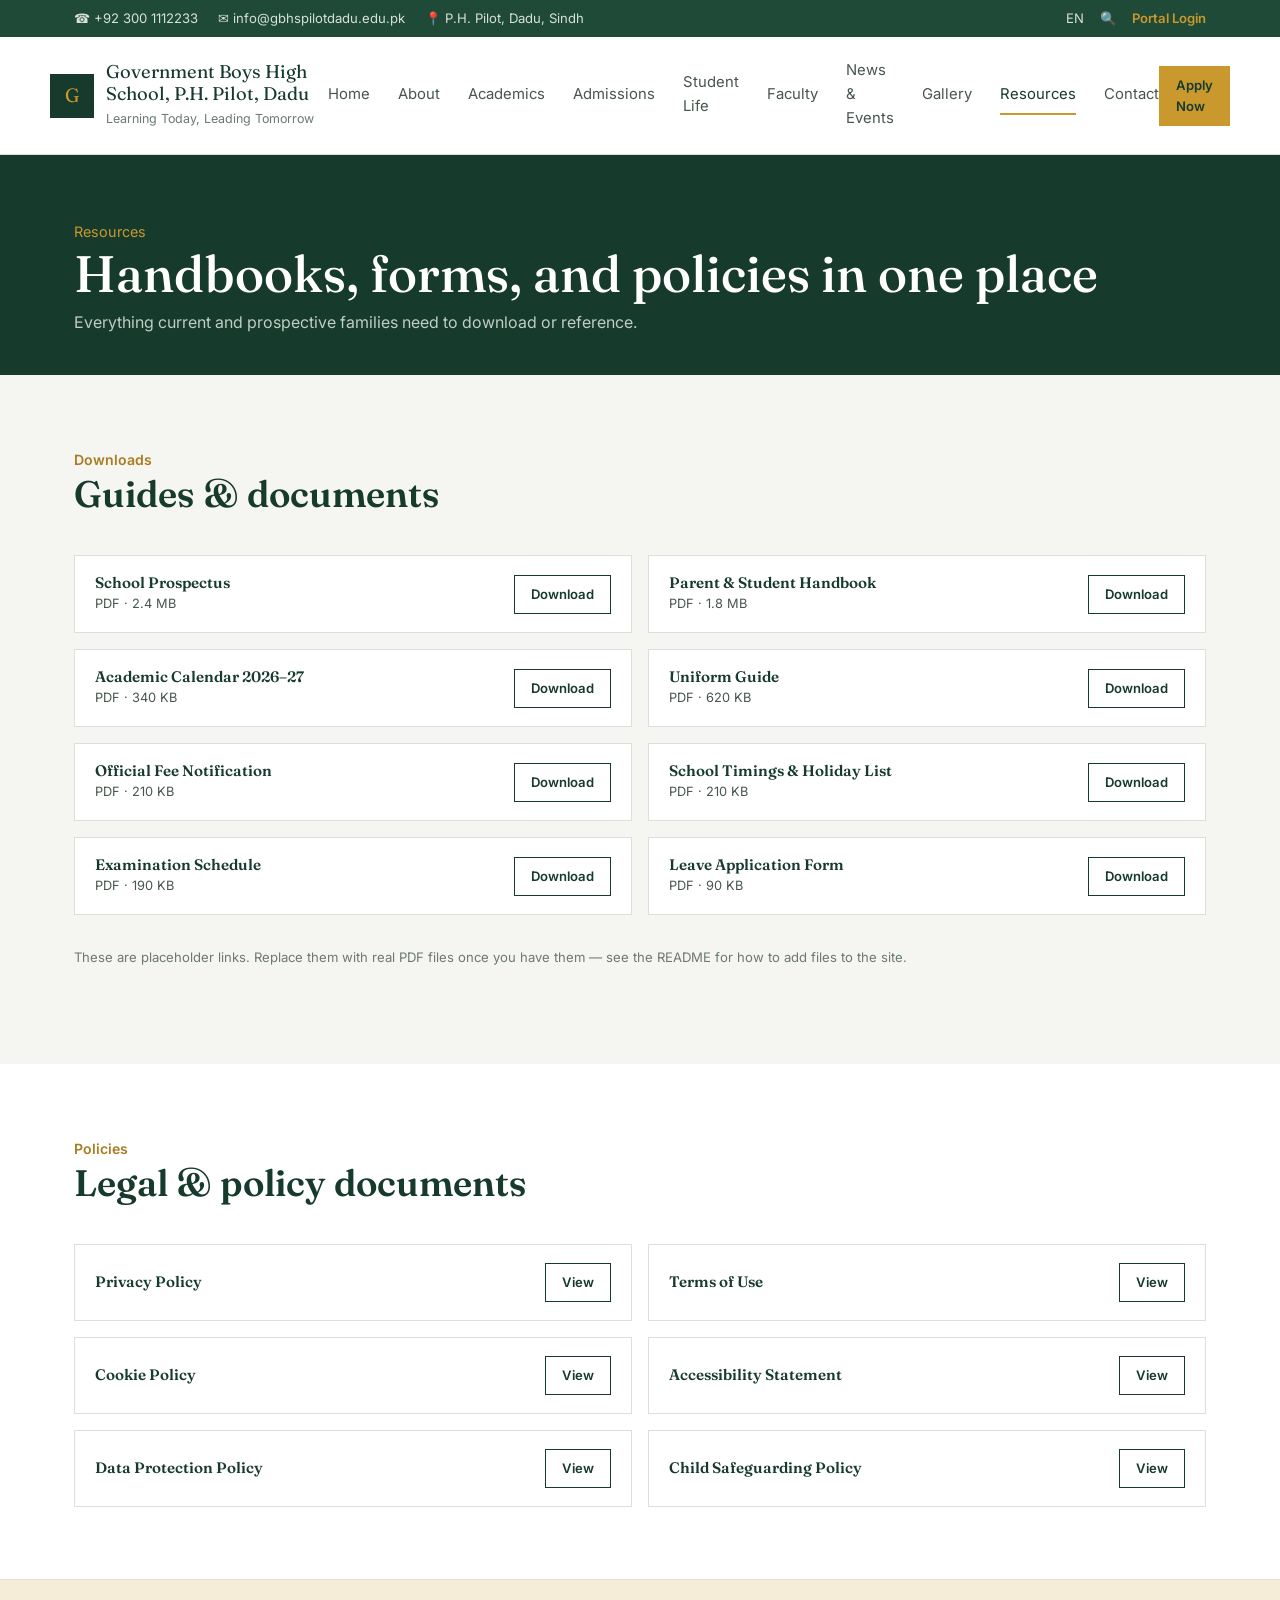
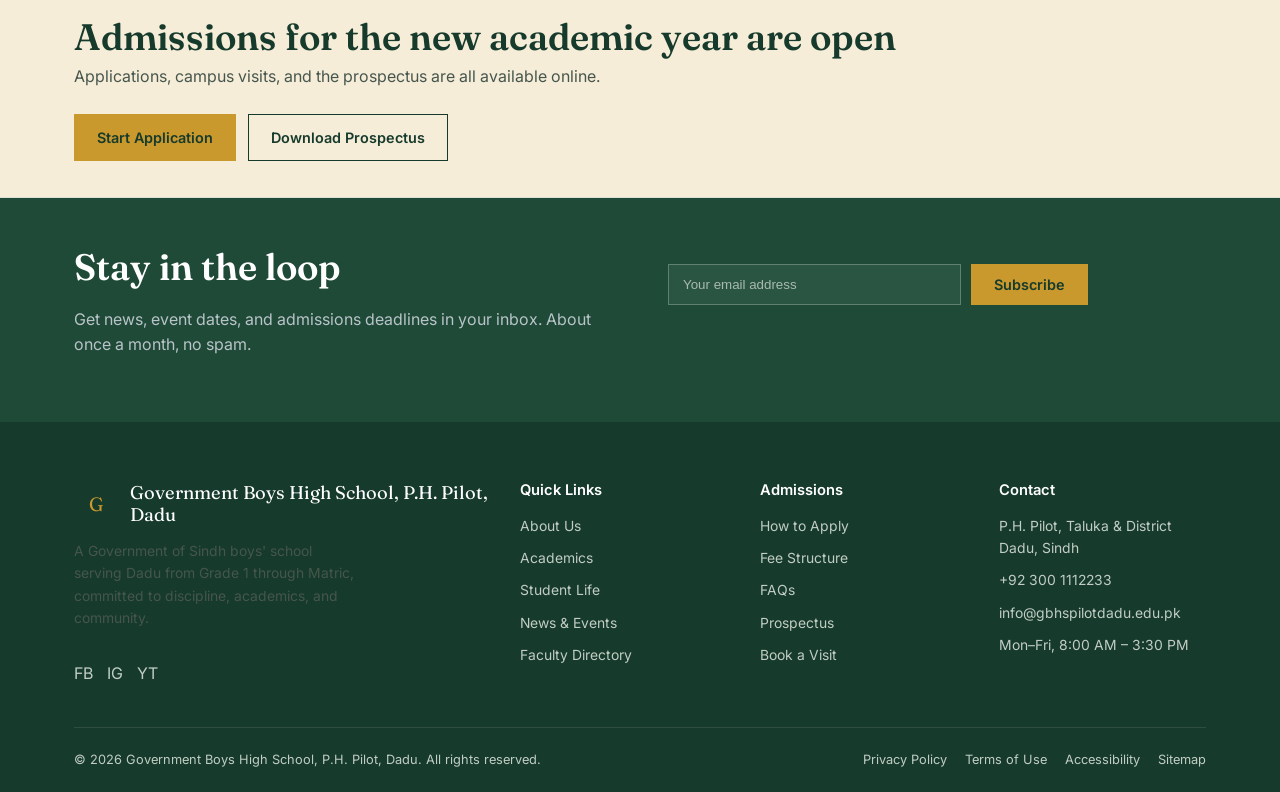
<file: resources.html>
<!DOCTYPE html>
<html lang="en">
<head>
<meta charset="UTF-8">
<meta name="viewport" content="width=device-width, initial-scale=1.0">
<title>Resources | Government Boys High School, P.H. Pilot, Dadu</title>
<meta name="description" content="Download the prospectus, handbook, calendar, fee structure, and policy documents for Government Boys High School, P.H. Pilot, Dadu.">
<link rel="preconnect" href="https://fonts.googleapis.com">
<link href="https://fonts.googleapis.com/css2?family=Fraunces:wght@400;500;600&family=Inter:wght@400;500;600;700&display=swap" rel="stylesheet">
<link rel="stylesheet" href="css/style.css">
</head>
<body>
<div class="topbar">
  <div class="container">
    <div class="topbar-info">
      <span>&#9742; +92 300 1112233</span>
      <span>&#9993; info@gbhspilotdadu.edu.pk</span>
      <span>&#128205; P.H. Pilot, Dadu, Sindh</span>
    </div>
    <div class="topbar-links">
      <a href="#">EN</a>
      <a href="#">&#128269;</a>
      <a href="https://school-portal-topaz.vercel.app/login" class="portal-link">Portal Login</a>
    </div>
  </div>
</div>
<header class="site-header">
  <div class="container nav-row">
    <a href="index.html" class="brand">
      <div class="brand-mark">G</div>
      <div class="brand-text">
        <span class="school-name">Government Boys High School, P.H. Pilot, Dadu</span>
        <span class="school-tagline">Learning Today, Leading Tomorrow</span>
      </div>
    </a>
    <nav class="main-nav">
        <a href="index.html">Home</a>
        <a href="about.html">About</a>
        <a href="academics.html">Academics</a>
        <a href="admissions.html">Admissions</a>
        <a href="student-life.html">Student Life</a>
        <a href="faculty.html">Faculty</a>
        <a href="news-events.html">News & Events</a>
        <a href="gallery.html">Gallery</a>
        <a href="resources.html" class="active">Resources</a>
        <a href="contact.html">Contact</a>
    </nav>
    <div class="header-cta">
      <a href="admissions.html" class="btn btn-primary btn-sm">Apply Now</a>
      <button class="menu-toggle" aria-label="Toggle menu" aria-expanded="false">
        <span></span><span></span><span></span>
      </button>
    </div>
  </div>
</header>

<div class="page-banner">
  <div class="container">
    <span class="kicker">Resources</span>
    <h1>Handbooks, forms, and policies in one place</h1>
    <p>Everything current and prospective families need to download or reference.</p>
  </div>
</div>

<section>
  <div class="container">
    <div class="section-head">
      <span class="kicker">Downloads</span>
      <h2>Guides &amp; documents</h2>
    </div>
    <div class="resource-list">
      <div class="resource-item"><div><h3>School Prospectus</h3><p>PDF &middot; 2.4 MB</p></div><a href="#" class="btn btn-outline btn-sm">Download</a></div>
      <div class="resource-item"><div><h3>Parent &amp; Student Handbook</h3><p>PDF &middot; 1.8 MB</p></div><a href="#" class="btn btn-outline btn-sm">Download</a></div>
      <div class="resource-item"><div><h3>Academic Calendar 2026&ndash;27</h3><p>PDF &middot; 340 KB</p></div><a href="#" class="btn btn-outline btn-sm">Download</a></div>
      <div class="resource-item"><div><h3>Uniform Guide</h3><p>PDF &middot; 620 KB</p></div><a href="#" class="btn btn-outline btn-sm">Download</a></div>
      <div class="resource-item"><div><h3>Official Fee Notification</h3><p>PDF &middot; 210 KB</p></div><a href="#" class="btn btn-outline btn-sm">Download</a></div>
      <div class="resource-item"><div><h3>School Timings &amp; Holiday List</h3><p>PDF &middot; 210 KB</p></div><a href="#" class="btn btn-outline btn-sm">Download</a></div>
      <div class="resource-item"><div><h3>Examination Schedule</h3><p>PDF &middot; 190 KB</p></div><a href="#" class="btn btn-outline btn-sm">Download</a></div>
      <div class="resource-item"><div><h3>Leave Application Form</h3><p>PDF &middot; 90 KB</p></div><a href="#" class="btn btn-outline btn-sm">Download</a></div>
    </div>
    <p class="form-note mt-32">These are placeholder links. Replace them with real PDF files once you have them &mdash; see the README for how to add files to the site.</p>
  </div>
</section>

<section class="alt-bg">
  <div class="container">
    <div class="section-head">
      <span class="kicker">Policies</span>
      <h2>Legal &amp; policy documents</h2>
    </div>
    <div class="resource-list">
      <div class="resource-item"><div><h3>Privacy Policy</h3></div><a href="#" class="btn btn-outline btn-sm">View</a></div>
      <div class="resource-item"><div><h3>Terms of Use</h3></div><a href="#" class="btn btn-outline btn-sm">View</a></div>
      <div class="resource-item"><div><h3>Cookie Policy</h3></div><a href="#" class="btn btn-outline btn-sm">View</a></div>
      <div class="resource-item"><div><h3>Accessibility Statement</h3></div><a href="#" class="btn btn-outline btn-sm">View</a></div>
      <div class="resource-item"><div><h3>Data Protection Policy</h3></div><a href="#" class="btn btn-outline btn-sm">View</a></div>
      <div class="resource-item"><div><h3>Child Safeguarding Policy</h3></div><a href="#" class="btn btn-outline btn-sm">View</a></div>
    </div>
  </div>
</section>

<div class="cta-band">
  <div class="container cta-band-inner" style="padding-top:36px;padding-bottom:36px;">
    <div>
      <h2 style="margin-bottom:6px;">Admissions for the new academic year are open</h2>
      <p style="margin:0;">Applications, campus visits, and the prospectus are all available online.</p>
    </div>
    <div style="display:flex;gap:12px;flex-wrap:wrap;">
      <a href="admissions.html" class="btn btn-primary">Start Application</a>
      <a href="resources.html" class="btn btn-outline">Download Prospectus</a>
    </div>
  </div>
</div>

<section class="newsletter tight">
  <div class="container">
    <div class="two-col" style="align-items:flex-start;">
      <div>
        <h2 style="color:#fff;">Stay in the loop</h2>
        <p style="color:#b9c4c9;">Get news, event dates, and admissions deadlines in your inbox. About once a month, no spam.</p>
      </div>
      <div>
        <form class="newsletter-form" data-demo-form>
          <input type="email" placeholder="Your email address" required aria-label="Email address">
          <button type="submit" class="btn btn-primary">Subscribe</button>
        </form>
        <p class="form-submit-note" style="color:#8fa0aa;font-size:0.8rem;margin-top:10px;"></p>
      </div>
    </div>
  </div>
</section>

<footer class="site-footer">
  <div class="container">
    <div class="footer-grid">
      <div>
        <div class="brand" style="margin-bottom:14px;">
          <div class="brand-mark">G</div>
          <div class="brand-text">
            <span class="school-name" style="color:#fff;">Government Boys High School, P.H. Pilot, Dadu</span>
          </div>
        </div>
        <p style="font-size:0.87rem;max-width:280px;">A Government of Sindh boys' school serving Dadu from Grade 1 through Matric, committed to discipline, academics, and community.</p>
        <div class="footer-social mt-32">
          <a href="#" aria-label="Facebook">FB</a>
          <a href="#" aria-label="Instagram">IG</a>
          <a href="#" aria-label="YouTube">YT</a>
        </div>
      </div>
      <div>
        <h4>Quick Links</h4>
        <ul>
          <li><a href="about.html">About Us</a></li>
          <li><a href="academics.html">Academics</a></li>
          <li><a href="student-life.html">Student Life</a></li>
          <li><a href="news-events.html">News & Events</a></li>
          <li><a href="faculty.html">Faculty Directory</a></li>
        </ul>
      </div>
      <div>
        <h4>Admissions</h4>
        <ul>
          <li><a href="admissions.html">How to Apply</a></li>
          <li><a href="admissions.html#fees">Fee Structure</a></li>
          <li><a href="admissions.html#faqs">FAQs</a></li>
          <li><a href="resources.html">Prospectus</a></li>
          <li><a href="contact.html">Book a Visit</a></li>
        </ul>
      </div>
      <div>
        <h4>Contact</h4>
        <ul>
          <li>P.H. Pilot, Taluka &amp; District Dadu, Sindh</li>
          <li>+92 300 1112233</li>
          <li>info@gbhspilotdadu.edu.pk</li>
          <li>Mon&ndash;Fri, 8:00 AM &ndash; 3:30 PM</li>
        </ul>
      </div>
    </div>
    <div class="footer-bottom">
      <span>&copy; 2026 Government Boys High School, P.H. Pilot, Dadu. All rights reserved.</span>
      <div style="display:flex;gap:18px;">
        <a href="#">Privacy Policy</a>
        <a href="#">Terms of Use</a>
        <a href="#">Accessibility</a>
        <a href="#">Sitemap</a>
      </div>
    </div>
  </div>
</footer>
<script src="js/main.js"></script>
</body>
</html>
</file>
<file: css/style.css>
/* ============================================
   Government Boys High School, P.H. Pilot, Dadu
   Stylesheet — edit the CSS variables below to
   reskin the entire site (colors, fonts, spacing).
   ============================================ */

:root {
  --ink: #163a2b;
  --ink-2: #1e4a37;
  --slate: #46564d;
  --muted: #6b7a71;
  --bg: #f5f6f2;
  --surface: #ffffff;
  --border: #dbe1da;
  --accent: #c9992e;
  --accent-2: #a97c22;
  --accent-tint: #f6edd9;
  --success: #2f6b4f;

  --font-serif: "Fraunces", Georgia, serif;
  --font-sans: "Inter", -apple-system, BlinkMacSystemFont, "Segoe UI", sans-serif;

  --max-width: 1180px;
  --radius: 2px;
}

* {
  box-sizing: border-box;
}

html {
  scroll-behavior: smooth;
}

body {
  margin: 0;
  font-family: var(--font-sans);
  color: var(--ink);
  background: var(--bg);
  line-height: 1.6;
  -webkit-font-smoothing: antialiased;
}

img {
  max-width: 100%;
  display: block;
}

a {
  color: inherit;
  text-decoration: none;
}

h1, h2, h3, h4 {
  font-family: var(--font-serif);
  line-height: 1.15;
  margin: 0 0 0.5em;
  font-weight: 600;
  color: var(--ink);
}

h1 { font-size: clamp(2.1rem, 4vw, 3.4rem); font-weight: 500; }
h2 { font-size: clamp(1.6rem, 3vw, 2.3rem); }
h3 { font-size: 1.3rem; }

p { margin: 0 0 1em; color: var(--slate); }

.container {
  max-width: var(--max-width);
  margin: 0 auto;
  padding: 0 24px;
}

section {
  padding: 72px 0;
}

section.tight { padding: 48px 0; }

/* ---------- Top bar ---------- */
.topbar {
  background: var(--ink-2);
  color: #d7e0da;
  font-size: 0.82rem;
}
.topbar .container {
  display: flex;
  justify-content: space-between;
  align-items: center;
  padding-top: 8px;
  padding-bottom: 8px;
  flex-wrap: wrap;
  gap: 8px;
}
.topbar-info { display: flex; gap: 20px; flex-wrap: wrap; }
.topbar-info span { display: inline-flex; align-items: center; gap: 6px; }
.topbar-links { display: flex; gap: 16px; align-items: center; }
.topbar-links a { color: #d7e0da; }
.topbar-links a:hover { color: #fff; }
.topbar-links .portal-link {
  color: var(--accent);
  font-weight: 600;
}

/* ---------- Header / Nav ---------- */
header.site-header {
  background: var(--surface);
  border-bottom: 1px solid var(--border);
  position: sticky;
  top: 0;
  z-index: 50;
}
.nav-row {
  display: flex;
  align-items: center;
  justify-content: space-between;
  padding: 16px 0;
}
.brand {
  display: flex;
  align-items: center;
  gap: 12px;
}
.brand-mark {
  width: 44px;
  height: 44px;
  background: var(--ink);
  color: var(--accent);
  display: flex;
  align-items: center;
  justify-content: center;
  font-family: var(--font-serif);
  font-size: 1.2rem;
  flex-shrink: 0;
}
.brand-text .school-name {
  font-family: var(--font-serif);
  font-size: 1.15rem;
  display: block;
  line-height: 1.2;
}
.brand-text .school-tagline {
  font-size: 0.78rem;
  color: var(--muted);
}

nav.main-nav {
  display: flex;
  align-items: center;
  gap: 28px;
}
nav.main-nav a {
  font-size: 0.93rem;
  color: var(--slate);
  padding: 6px 0;
  border-bottom: 2px solid transparent;
}
nav.main-nav a:hover,
nav.main-nav a.active {
  color: var(--ink);
  border-bottom-color: var(--accent);
}

.header-cta {
  display: flex;
  align-items: center;
  gap: 12px;
}

.menu-toggle {
  display: none;
  background: none;
  border: 1px solid var(--border);
  padding: 8px 10px;
  cursor: pointer;
}
.menu-toggle span {
  display: block;
  width: 20px;
  height: 2px;
  background: var(--ink);
  margin: 4px 0;
}

/* ---------- Buttons ---------- */
.btn {
  display: inline-flex;
  align-items: center;
  justify-content: center;
  gap: 8px;
  padding: 11px 22px;
  font-size: 0.9rem;
  font-weight: 600;
  border: 1px solid transparent;
  cursor: pointer;
  transition: background 0.15s ease, color 0.15s ease, border-color 0.15s ease;
  font-family: var(--font-sans);
}
.btn-primary { background: var(--accent); color: var(--ink); }
.btn-primary:hover { background: var(--accent-2); }
.btn-outline { border-color: var(--ink); color: var(--ink); }
.btn-outline:hover { background: var(--ink); color: #fff; }
.btn-ghost-light { border-color: rgba(255,255,255,0.5); color: #fff; }
.btn-ghost-light:hover { background: rgba(255,255,255,0.12); }
.btn-sm { padding: 8px 16px; font-size: 0.82rem; }

/* ---------- Hero ---------- */
.hero {
  position: relative;
  color: #fff;
  min-height: 560px;
  display: flex;
  align-items: center;
  background: linear-gradient(180deg, rgba(20,45,33,0.74), rgba(20,45,33,0.85)),
    url("https://images.unsplash.com/photo-1523050854058-8df90110c9f1?auto=format&fit=crop&w=1600&q=70") center/cover;
}
.hero-inner { max-width: 640px; }
.hero .eyebrow-note {
  color: var(--accent);
  font-size: 0.9rem;
  margin-bottom: 14px;
  display: block;
}
.hero h1 { color: #fff; }
.hero p.lead {
  color: #dde6e0;
  font-size: 1.08rem;
  max-width: 540px;
}
.hero-actions { display: flex; gap: 14px; margin-top: 28px; flex-wrap: wrap; }

.page-banner {
  background: var(--ink);
  color: #fff;
  padding: 64px 0 40px;
}
.page-banner .kicker { color: var(--accent); font-size: 0.9rem; }
.page-banner h1 { color: #fff; margin-bottom: 6px; }
.page-banner p { color: #c1cdc5; max-width: 640px; margin: 0; }

/* ---------- Quick actions strip ---------- */
.quick-actions {
  background: var(--surface);
  border-bottom: 1px solid var(--border);
}
.quick-grid {
  display: grid;
  grid-template-columns: repeat(5, 1fr);
  gap: 1px;
  background: var(--border);
  margin-top: -1px;
}
.quick-item {
  background: var(--surface);
  padding: 26px 20px;
  text-align: center;
}
.quick-item .qi-label { font-weight: 600; font-size: 0.92rem; }
.quick-item .qi-sub { font-size: 0.8rem; color: var(--muted); margin-top: 4px; }

/* ---------- Sections ---------- */
.section-head {
  max-width: 620px;
  margin-bottom: 40px;
}
.section-head .kicker { color: var(--accent-2); font-size: 0.88rem; font-weight: 600; }

.two-col {
  display: grid;
  grid-template-columns: 1fr 1fr;
  gap: 56px;
  align-items: center;
}

/* Stats */
.stats-band {
  background: var(--ink);
  color: #fff;
}
.stats-grid {
  display: grid;
  grid-template-columns: repeat(4, 1fr);
  gap: 24px;
  text-align: center;
}
.stat-num {
  font-family: var(--font-serif);
  font-size: 2.4rem;
  color: var(--accent);
}
.stat-label { font-size: 0.85rem; color: #c1cdc5; margin-top: 4px; }

/* Cards */
.card-grid {
  display: grid;
  grid-template-columns: repeat(3, 1fr);
  gap: 28px;
}
.card {
  background: var(--surface);
  border: 1px solid var(--border);
  padding: 28px;
}
.card h3 { margin-bottom: 10px; }
.card p { margin-bottom: 0; font-size: 0.94rem; }
.card .card-eyebrow { color: var(--accent-2); font-size: 0.8rem; font-weight: 600; margin-bottom: 8px; display: block; }

.feature-list {
  display: grid;
  grid-template-columns: repeat(2, 1fr);
  gap: 20px 32px;
}
.feature-item { display: flex; gap: 14px; }
.feature-num {
  font-family: var(--font-serif);
  color: var(--accent);
  font-size: 1.1rem;
  min-width: 28px;
}

.facility-grid {
  display: grid;
  grid-template-columns: repeat(4, 1fr);
  gap: 24px;
}
.facility-item {
  padding: 22px 18px;
  border: 1px solid var(--border);
  background: var(--surface);
}
.facility-item h3 { font-size: 1rem; margin-bottom: 4px; }
.facility-item p { font-size: 0.85rem; margin: 0; }

/* News */
.news-card { background: var(--surface); border: 1px solid var(--border); }
.news-card img { height: 190px; object-fit: cover; width: 100%; }
.news-card .news-body { padding: 20px; }
.news-date { font-size: 0.78rem; color: var(--accent-2); font-weight: 600; }
.news-card h3 { font-size: 1.05rem; margin: 6px 0 8px; }
.news-card p { font-size: 0.88rem; }

/* Gallery */
.gallery-grid {
  display: grid;
  grid-template-columns: repeat(4, 1fr);
  gap: 10px;
}
.gallery-grid a { overflow: hidden; position: relative; }
.gallery-grid img {
  height: 180px;
  width: 100%;
  object-fit: cover;
  transition: transform 0.3s ease;
}
.gallery-grid a:hover img { transform: scale(1.06); }
.gallery-filter { display: flex; gap: 10px; margin-bottom: 24px; flex-wrap: wrap; }
.gallery-filter button {
  border: 1px solid var(--border);
  background: var(--surface);
  padding: 7px 16px;
  font-size: 0.83rem;
  cursor: pointer;
}
.gallery-filter button.active { background: var(--ink); color: #fff; border-color: var(--ink); }

/* Admissions CTA band */
.cta-band {
  background: var(--accent-tint);
  border-top: 1px solid var(--border);
  border-bottom: 1px solid var(--border);
}
.cta-band-inner {
  display: flex;
  justify-content: space-between;
  align-items: center;
  gap: 24px;
  flex-wrap: wrap;
}

/* Newsletter */
.newsletter { background: var(--ink-2); color: #fff; }
.newsletter-form { display: flex; gap: 10px; max-width: 420px; margin-top: 18px; }
.newsletter-form input {
  flex: 1;
  padding: 12px 14px;
  border: 1px solid rgba(255,255,255,0.25);
  background: rgba(255,255,255,0.06);
  color: #fff;
}
.newsletter-form input::placeholder { color: #a9baaf; }

/* Footer */
footer.site-footer { background: var(--ink); color: #c1cdc5; padding-top: 60px; }
.footer-grid {
  display: grid;
  grid-template-columns: 2fr 1fr 1fr 1fr;
  gap: 32px;
  padding-bottom: 40px;
  border-bottom: 1px solid rgba(255,255,255,0.1);
}
.footer-grid h4 { color: #fff; font-family: var(--font-sans); font-size: 0.92rem; margin-bottom: 16px; }
.footer-grid ul { list-style: none; padding: 0; margin: 0; }
.footer-grid li { margin-bottom: 10px; font-size: 0.87rem; }
.footer-grid a:hover { color: #fff; }
.footer-bottom {
  display: flex;
  justify-content: space-between;
  padding: 22px 0;
  font-size: 0.8rem;
  flex-wrap: wrap;
  gap: 10px;
}
.footer-social { display: flex; gap: 14px; }

/* Forms */
.form-grid { display: grid; grid-template-columns: 1fr 1fr; gap: 20px; }
.form-field { margin-bottom: 20px; }
.form-field label { display: block; font-size: 0.87rem; font-weight: 600; margin-bottom: 6px; }
.form-field input,
.form-field select,
.form-field textarea {
  width: 100%;
  padding: 11px 13px;
  border: 1px solid var(--border);
  background: var(--surface);
  font-family: var(--font-sans);
  font-size: 0.92rem;
}
.form-field textarea { min-height: 110px; resize: vertical; }
.form-note { font-size: 0.82rem; color: var(--muted); margin-top: -6px; margin-bottom: 24px; }

/* Process steps */
.steps { display: grid; grid-template-columns: repeat(6, 1fr); gap: 16px; }
.step {
  border-top: 3px solid var(--accent);
  padding-top: 14px;
}
.step .step-num { font-family: var(--font-serif); color: var(--accent-2); font-size: 1.1rem; }
.step h3 { font-size: 0.95rem; margin: 6px 0 6px; }
.step p { font-size: 0.83rem; margin: 0; }

/* Accordion (FAQ) */
.accordion-item { border-bottom: 1px solid var(--border); }
.accordion-trigger {
  width: 100%;
  text-align: left;
  background: none;
  border: none;
  padding: 20px 0;
  font-family: var(--font-sans);
  font-size: 1rem;
  font-weight: 600;
  color: var(--ink);
  cursor: pointer;
  display: flex;
  justify-content: space-between;
  align-items: center;
}
.accordion-panel {
  max-height: 0;
  overflow: hidden;
  transition: max-height 0.25s ease;
}
.accordion-item.open .accordion-panel { max-height: 300px; padding-bottom: 18px; }
.accordion-icon { transition: transform 0.2s ease; color: var(--accent-2); }
.accordion-item.open .accordion-icon { transform: rotate(45deg); }

/* Table */
table.fee-table { width: 100%; border-collapse: collapse; }
table.fee-table th, table.fee-table td {
  text-align: left;
  padding: 12px 14px;
  border-bottom: 1px solid var(--border);
  font-size: 0.9rem;
}
table.fee-table th { color: var(--muted); font-weight: 600; font-size: 0.82rem; }

/* People / faculty cards */
.people-grid { display: grid; grid-template-columns: repeat(4, 1fr); gap: 24px; }
.people-card { background: var(--surface); border: 1px solid var(--border); }
.people-card img { height: 200px; object-fit: cover; width: 100%; }
.people-card .pc-body { padding: 16px; }
.people-card h3 { font-size: 1rem; margin-bottom: 2px; }
.people-role { font-size: 0.82rem; color: var(--accent-2); font-weight: 600; }
.people-meta { font-size: 0.8rem; color: var(--muted); margin-top: 6px; }

.filter-bar { display: flex; gap: 10px; flex-wrap: wrap; margin-bottom: 32px; }
.filter-bar select, .filter-bar input {
  padding: 10px 12px;
  border: 1px solid var(--border);
  background: var(--surface);
  font-size: 0.87rem;
}

/* Resource list */
.resource-list { display: grid; grid-template-columns: repeat(2, 1fr); gap: 16px; }
.resource-item {
  display: flex;
  justify-content: space-between;
  align-items: center;
  border: 1px solid var(--border);
  background: var(--surface);
  padding: 18px 20px;
}
.resource-item h3 { font-size: 0.95rem; margin: 0 0 2px; }
.resource-item p { font-size: 0.8rem; margin: 0; }

/* Utility */
.text-center { text-align: center; margin-left: auto; margin-right: auto; }
.mt-32 { margin-top: 32px; }
.badge {
  display: inline-block;
  background: var(--accent-tint);
  color: var(--accent-2);
  font-size: 0.75rem;
  font-weight: 600;
  padding: 4px 10px;
}
.alt-bg { background: var(--surface); }
.divider { border: none; border-top: 1px solid var(--border); margin: 0; }

.map-embed { border: 1px solid var(--border); height: 340px; width: 100%; filter: grayscale(0.2); }

.contact-info-list { list-style: none; padding: 0; margin: 0; }
.contact-info-list li { display: flex; gap: 14px; padding: 16px 0; border-bottom: 1px solid var(--border); }
.contact-info-list strong { display: block; font-size: 0.9rem; }
.contact-info-list span { font-size: 0.85rem; color: var(--muted); }

/* Portal demo banner (used on portal prototype pages) */
.demo-banner {
  background: #fbeee0;
  color: #7a4a12;
  border-bottom: 1px solid #eccfa3;
  font-size: 0.85rem;
  text-align: center;
  padding: 10px 20px;
}
.demo-banner strong { font-weight: 700; }

/* Portal layout */
.portal-shell { display: flex; min-height: 70vh; }
.portal-sidebar {
  width: 230px;
  flex-shrink: 0;
  background: var(--ink);
  color: #cfe0d5;
  padding: 24px 0;
}
.portal-sidebar a {
  display: block;
  padding: 12px 24px;
  font-size: 0.9rem;
  color: #cfe0d5;
  border-left: 3px solid transparent;
}
.portal-sidebar a.active, .portal-sidebar a:hover { background: rgba(255,255,255,0.06); border-left-color: var(--accent); color: #fff; }
.portal-main { flex: 1; padding: 32px; background: var(--bg); }
.portal-cards { display: grid; grid-template-columns: repeat(4, 1fr); gap: 20px; margin-bottom: 32px; }
.portal-stat-card { background: var(--surface); border: 1px solid var(--border); padding: 20px; }
.portal-stat-card .ps-num { font-family: var(--font-serif); font-size: 1.8rem; color: var(--ink); }
.portal-stat-card .ps-label { font-size: 0.82rem; color: var(--muted); margin-top: 4px; }
.portal-panel { background: var(--surface); border: 1px solid var(--border); padding: 24px; margin-bottom: 24px; }
.portal-panel h2 { font-size: 1.2rem; }
table.data-table { width: 100%; border-collapse: collapse; }
table.data-table th, table.data-table td { text-align: left; padding: 10px 12px; border-bottom: 1px solid var(--border); font-size: 0.88rem; }
table.data-table th { color: var(--muted); font-weight: 600; font-size: 0.78rem; text-transform: uppercase; letter-spacing: 0.03em; }
.pill { display: inline-block; padding: 3px 10px; font-size: 0.76rem; font-weight: 600; border-radius: 2px; }
.pill-green { background: #e4f0e8; color: var(--success); }
.pill-amber { background: var(--accent-tint); color: var(--accent-2); }
.pill-red { background: #fbe7e7; color: #a13636; }
.login-shell { min-height: 78vh; display: flex; align-items: center; justify-content: center; padding: 40px 20px; }
.login-card { background: var(--surface); border: 1px solid var(--border); padding: 40px; width: 100%; max-width: 380px; }
.role-grid { display: grid; grid-template-columns: repeat(2, 1fr); gap: 12px; margin-top: 20px; }
.role-btn { border: 1px solid var(--border); background: var(--surface); padding: 16px 12px; text-align: center; cursor: pointer; font-size: 0.85rem; font-weight: 600; color: var(--ink); }
.role-btn:hover { border-color: var(--accent); background: var(--accent-tint); }

/* ---------- Responsive ---------- */
@media (max-width: 980px) {
  nav.main-nav { display: none; }
  .menu-toggle { display: block; }
  nav.main-nav.open {
    display: flex;
    position: absolute;
    top: 100%;
    left: 0;
    right: 0;
    background: var(--surface);
    flex-direction: column;
    padding: 16px 24px 24px;
    border-bottom: 1px solid var(--border);
    gap: 4px;
  }
  .quick-grid { grid-template-columns: repeat(2, 1fr); }
  .two-col { grid-template-columns: 1fr; gap: 32px; }
  .stats-grid { grid-template-columns: repeat(2, 1fr); gap: 32px; }
  .card-grid { grid-template-columns: repeat(2, 1fr); }
  .facility-grid { grid-template-columns: repeat(2, 1fr); }
  .feature-list { grid-template-columns: 1fr; }
  .gallery-grid { grid-template-columns: repeat(2, 1fr); }
  .footer-grid { grid-template-columns: 1fr 1fr; }
  .steps { grid-template-columns: repeat(3, 1fr); }
  .people-grid { grid-template-columns: repeat(2, 1fr); }
  .resource-list { grid-template-columns: 1fr; }
  .form-grid { grid-template-columns: 1fr; }
  .cta-band-inner { flex-direction: column; align-items: flex-start; }
  .portal-shell { flex-direction: column; }
  .portal-sidebar { width: 100%; display: flex; overflow-x: auto; padding: 8px; }
  .portal-sidebar a { padding: 10px 14px; white-space: nowrap; border-left: none; border-bottom: 3px solid transparent; }
  .portal-sidebar a.active { border-left: none; border-bottom-color: var(--accent); }
  .portal-cards { grid-template-columns: repeat(2, 1fr); }
}

@media (max-width: 600px) {
  .topbar-info span:nth-child(3) { display: none; }
  .quick-grid { grid-template-columns: 1fr 1fr; }
  .card-grid { grid-template-columns: 1fr; }
  .facility-grid { grid-template-columns: 1fr 1fr; }
  .stats-grid { grid-template-columns: 1fr 1fr; }
  .gallery-grid { grid-template-columns: 1fr 1fr; }
  .steps { grid-template-columns: repeat(2, 1fr); }
  .people-grid { grid-template-columns: 1fr 1fr; }
  .footer-grid { grid-template-columns: 1fr 1fr; }
  .portal-cards { grid-template-columns: 1fr; }
  .role-grid { grid-template-columns: 1fr; }
  section { padding: 48px 0; }
}

/* Reduced motion */
@media (prefers-reduced-motion: reduce) {
  * { transition: none !important; scroll-behavior: auto !important; }
}

/* Focus visibility */
a:focus-visible, button:focus-visible, input:focus-visible, textarea:focus-visible, select:focus-visible {
  outline: 2px solid var(--accent);
  outline-offset: 2px;
}

/* Print styles for the admission confirmation slip */
@media print {
  .topbar, header.site-header, .cta-band, .newsletter, footer.site-footer, .no-print {
    display: none !important;
  }
  body { background: #fff !important; }
}
</file>
